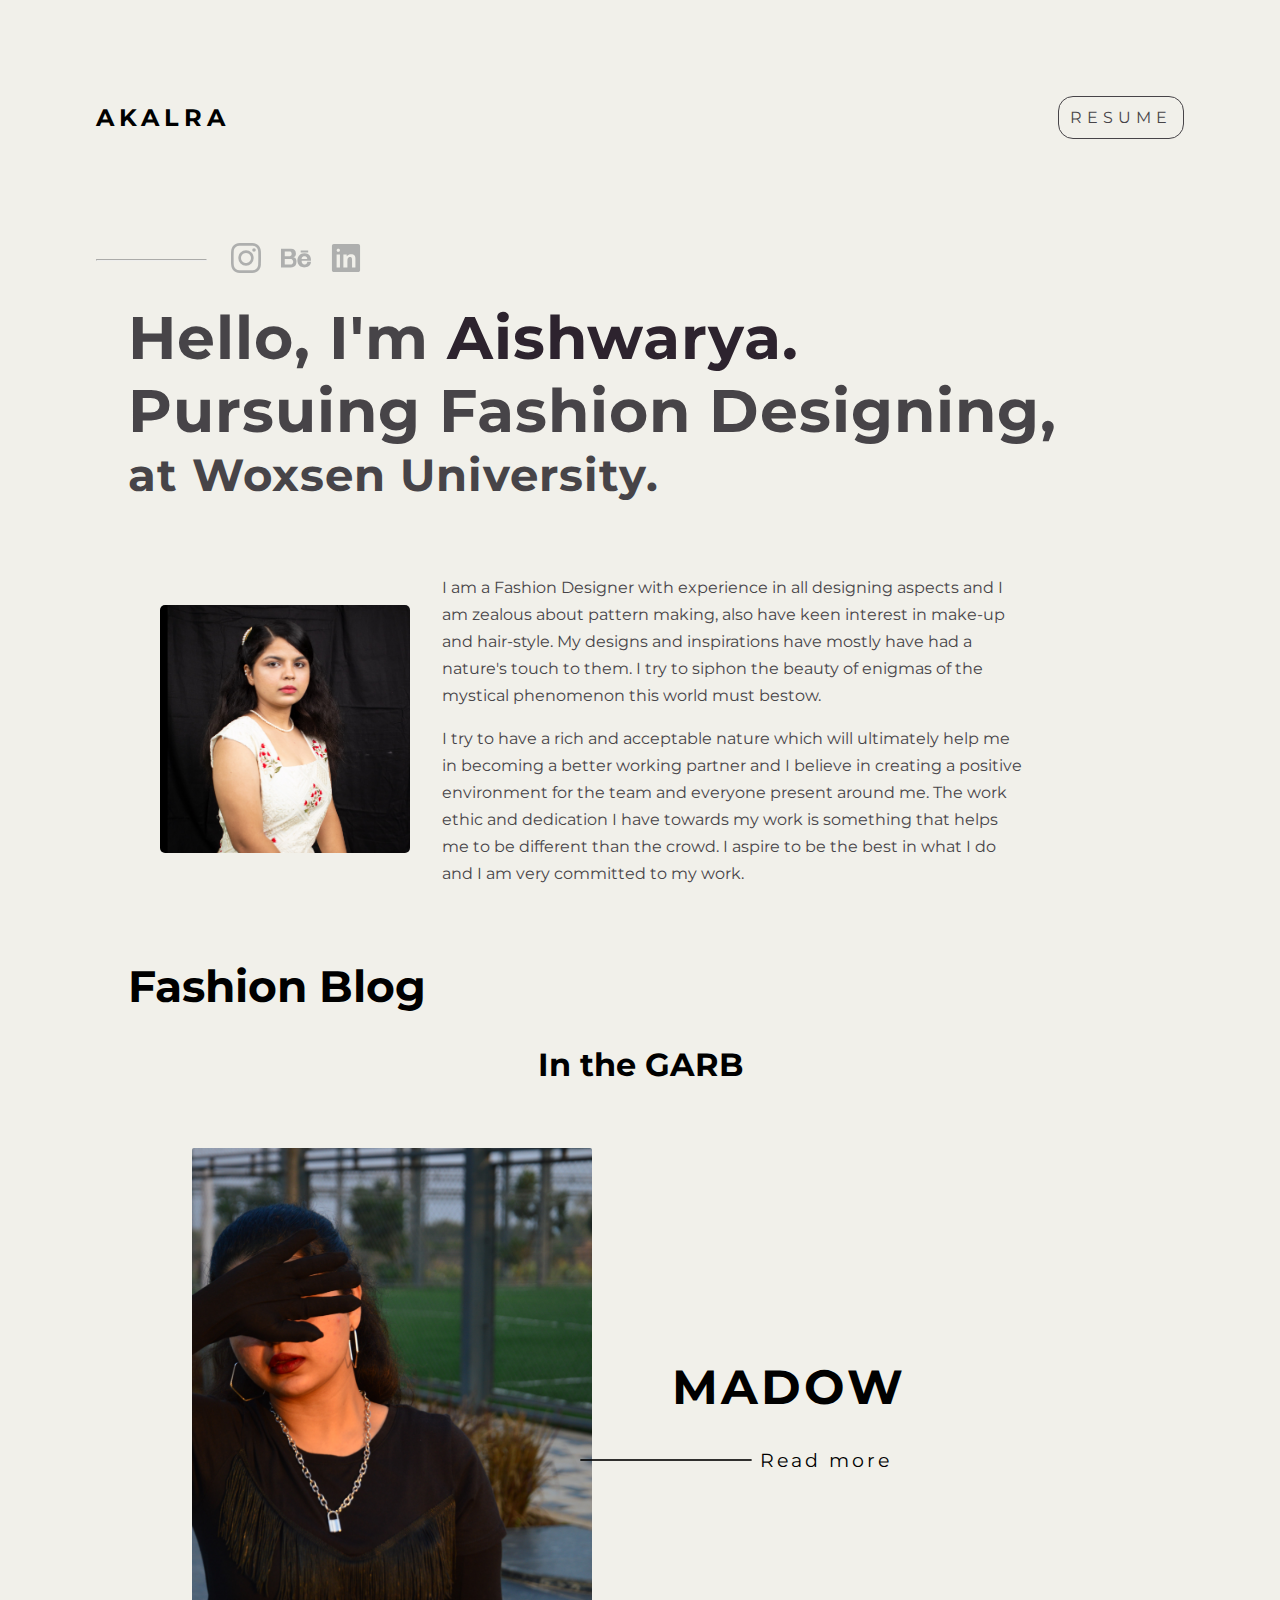
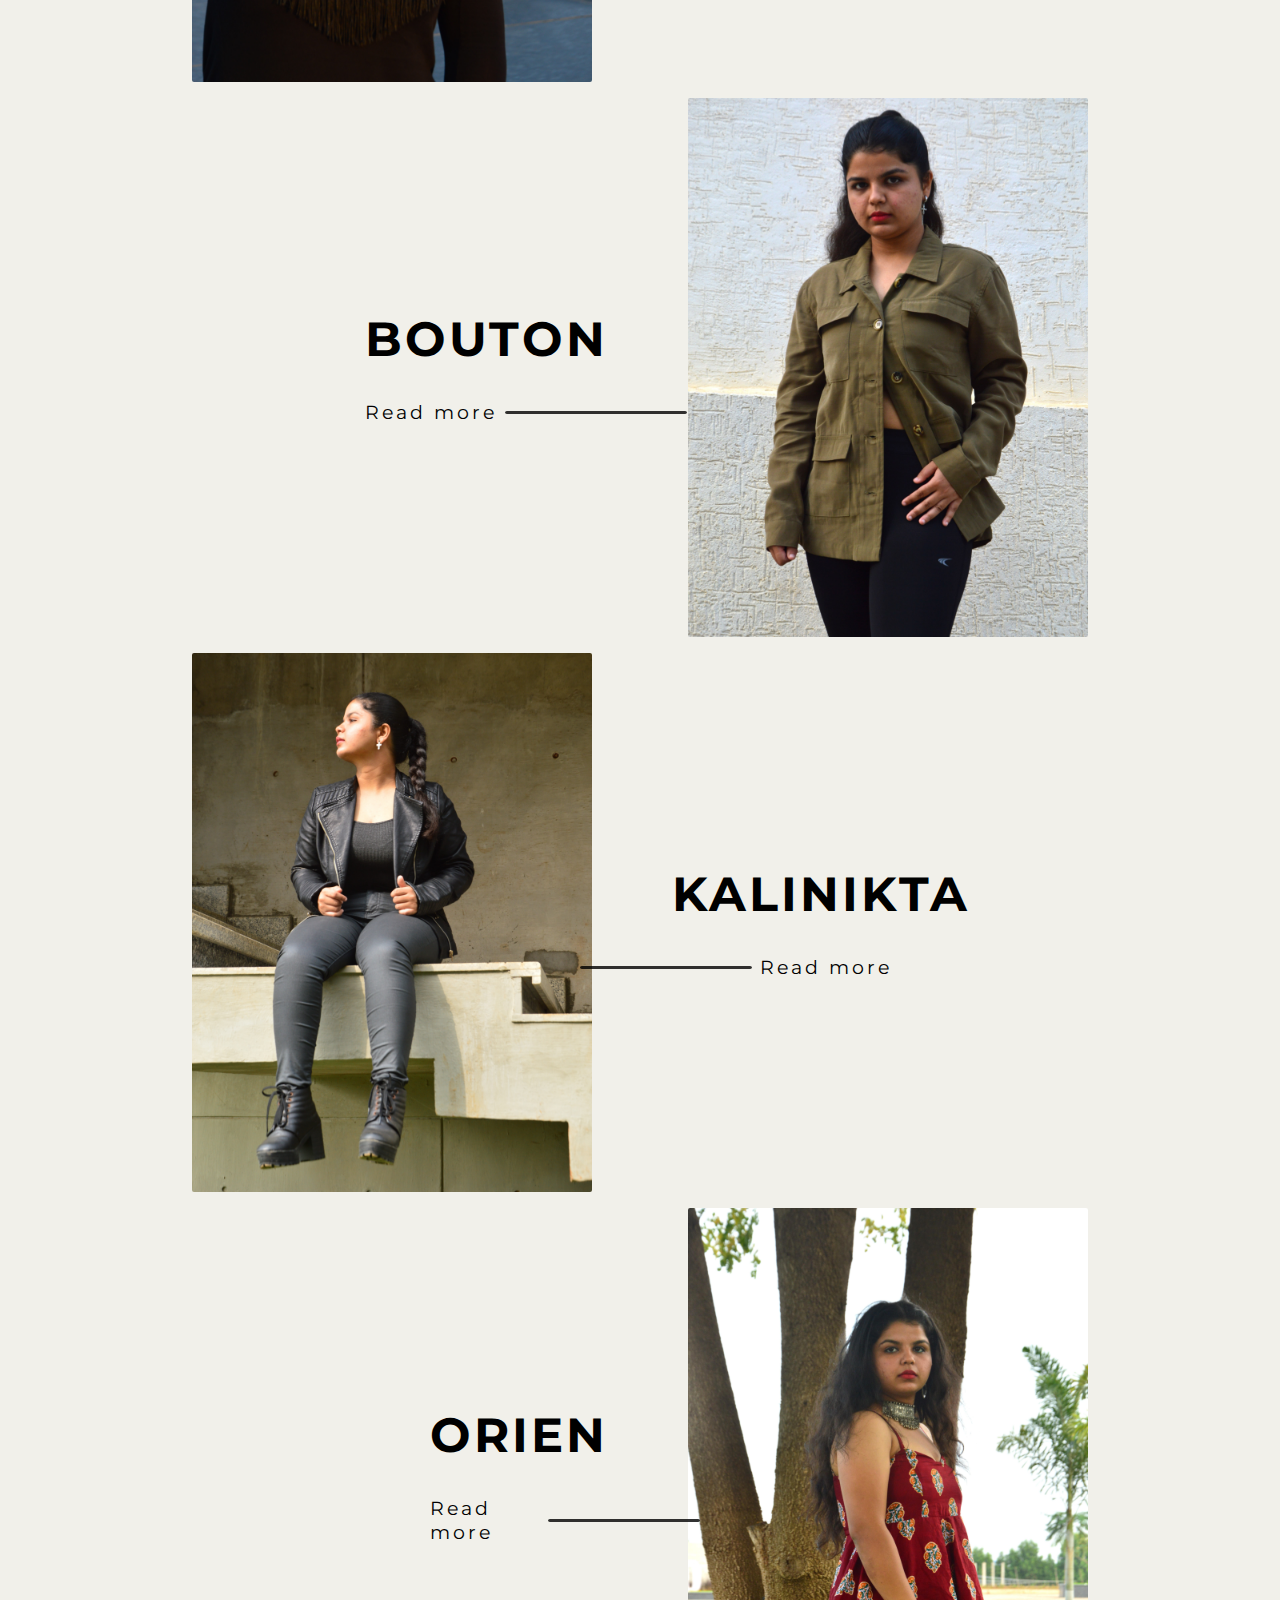
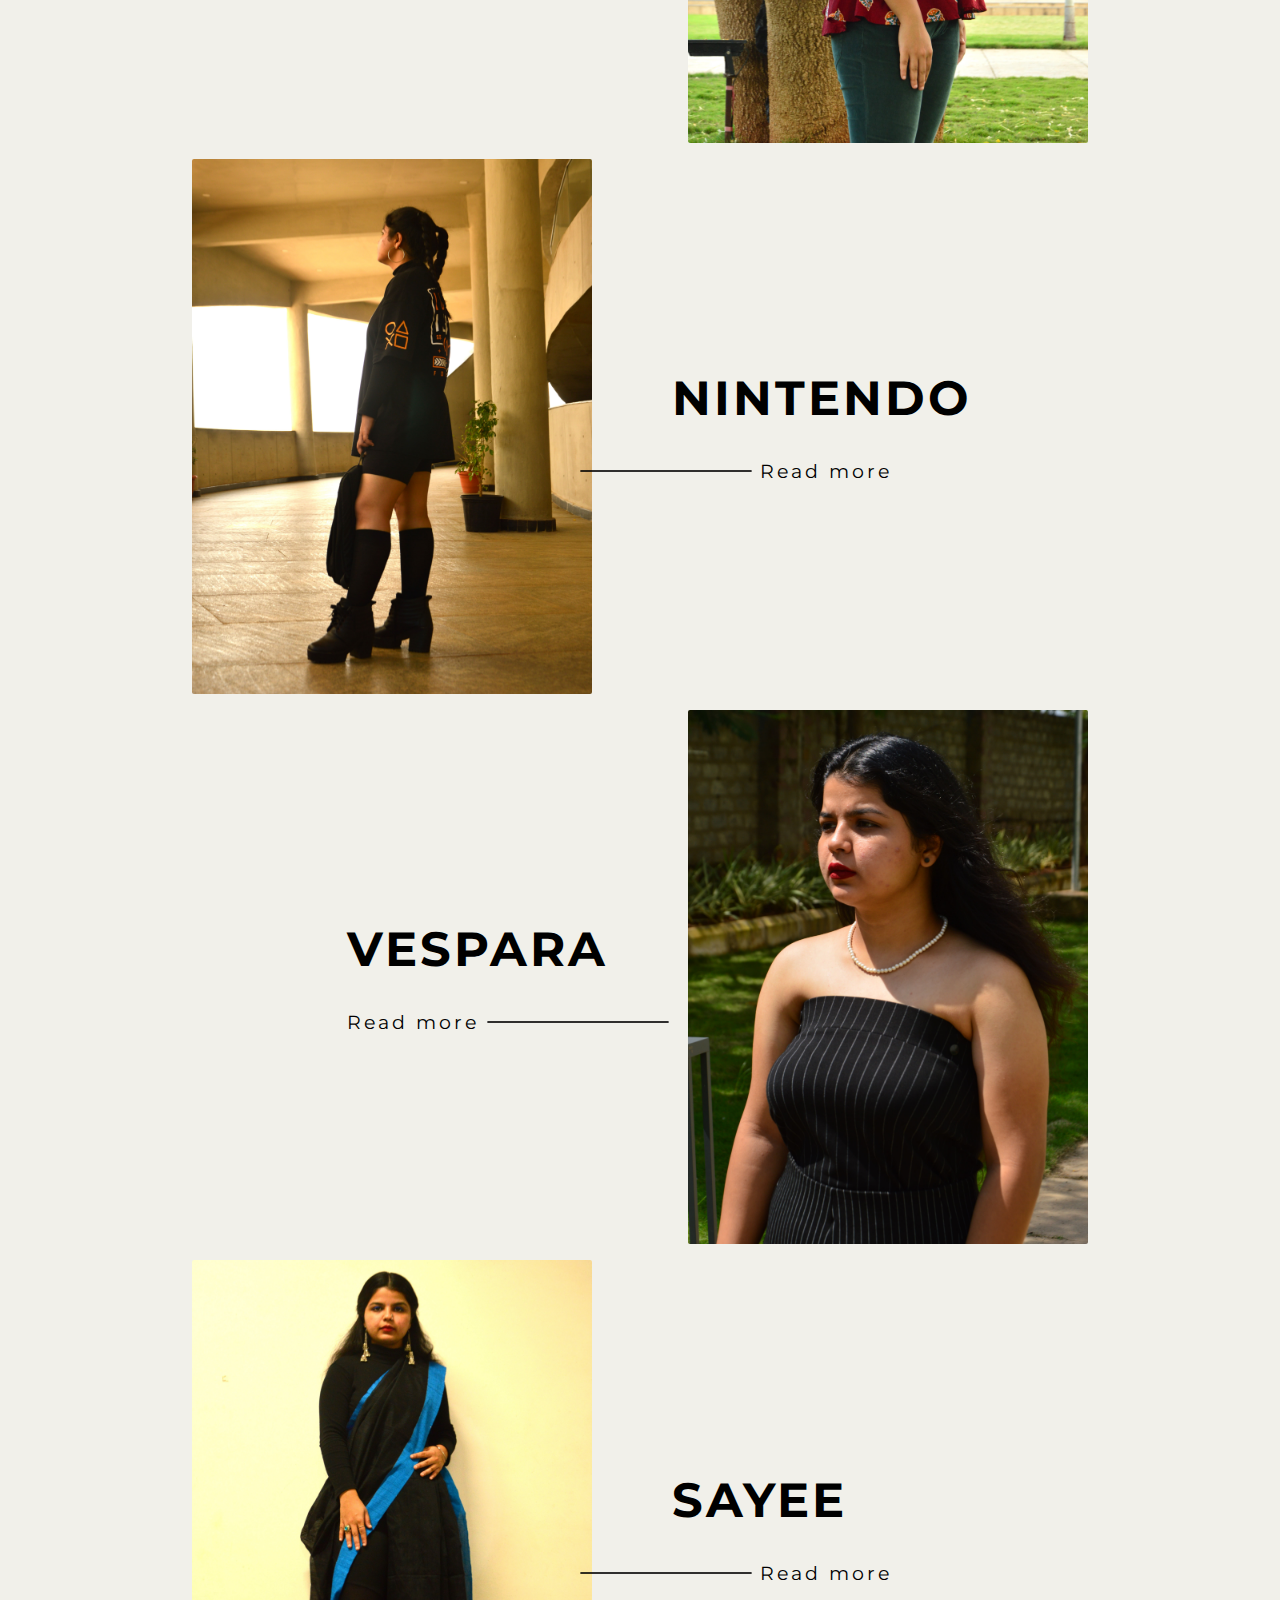
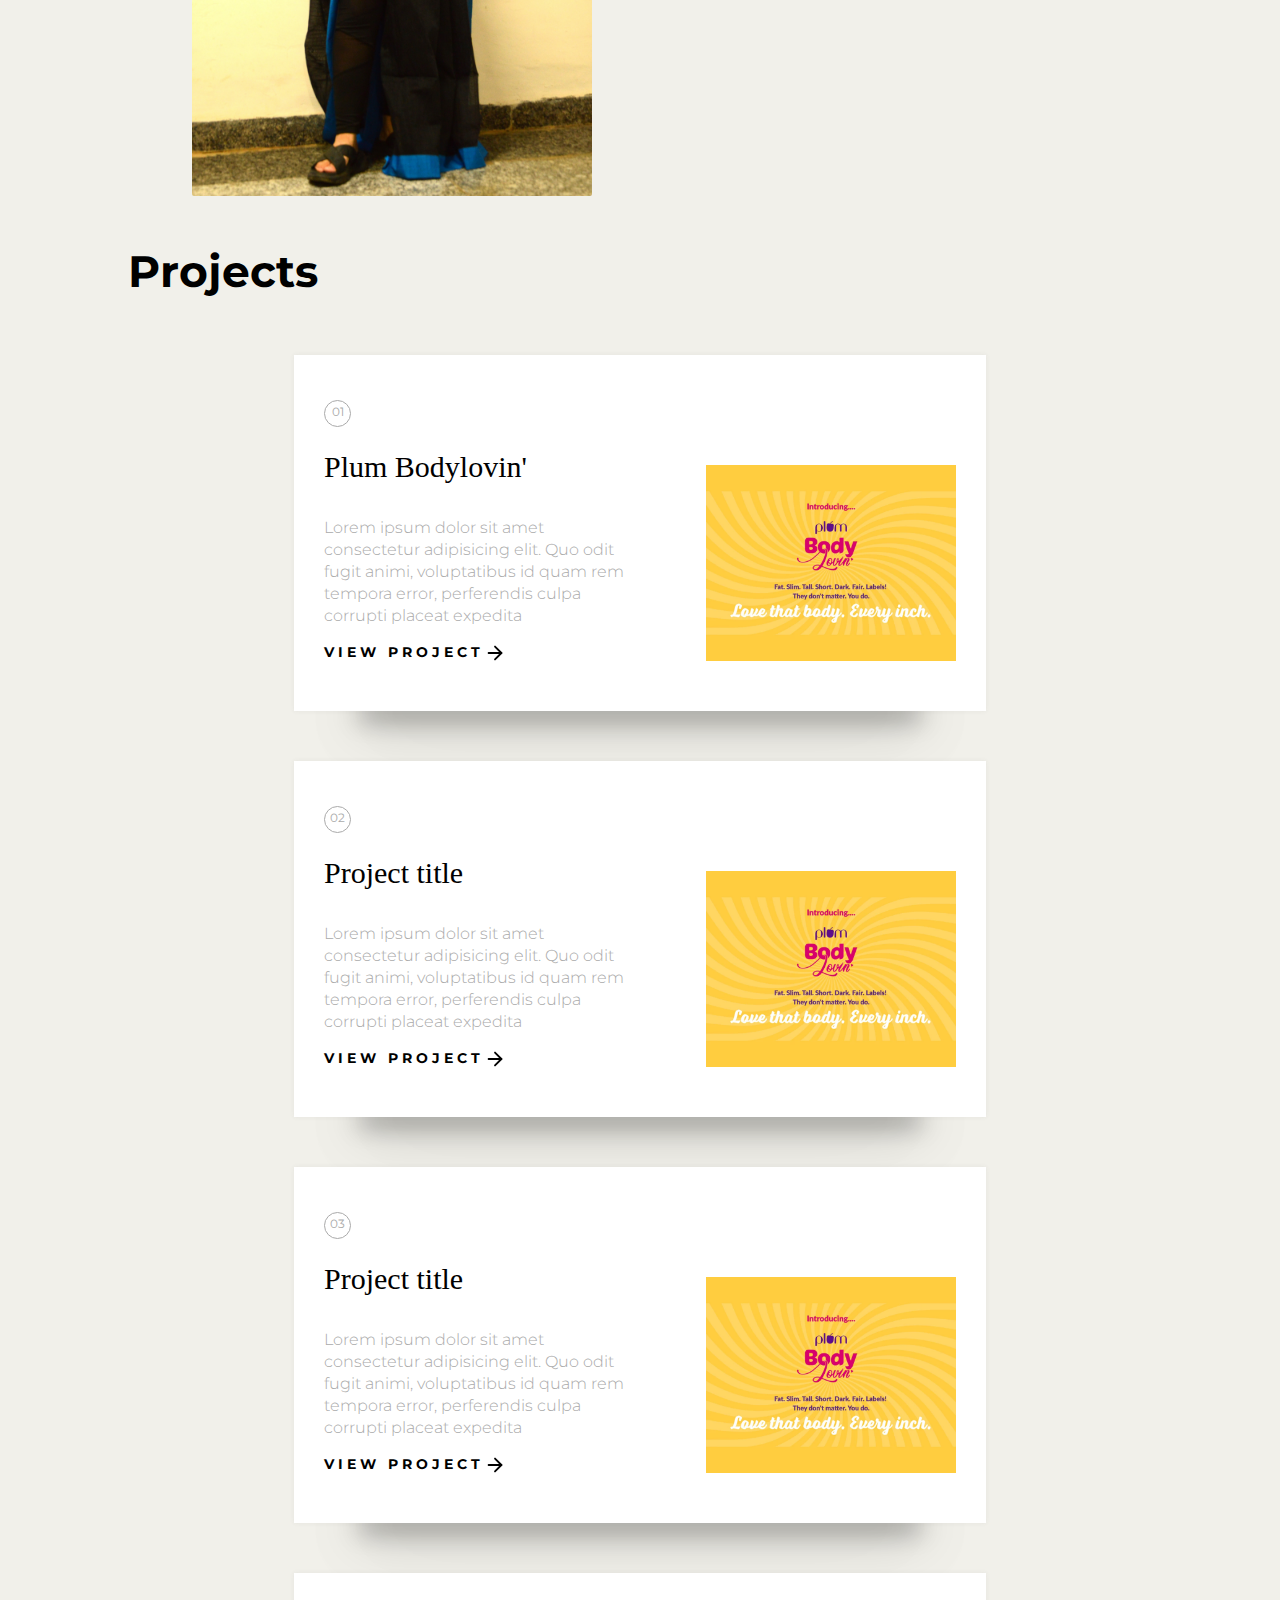
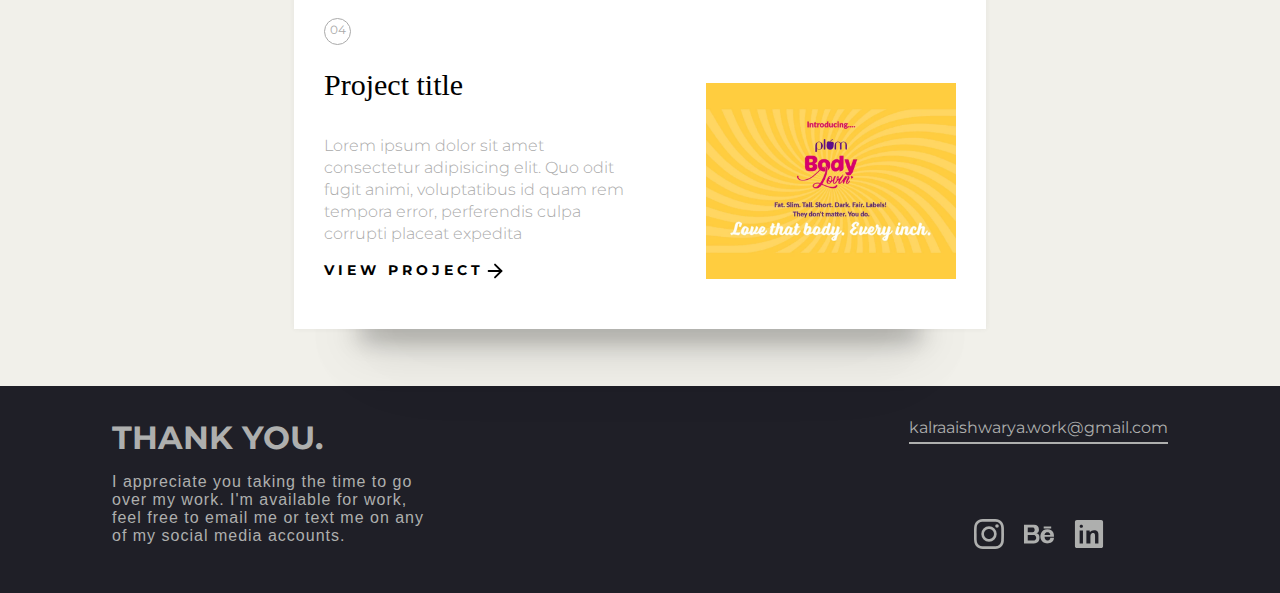
<file: index.html>
<!DOCTYPE html>
<html lang="en">
<head>
    <meta charset="UTF-8">
    <meta http-equiv="X-UA-Compatible" content="IE=edge">
    <meta name="viewport" content="width=device-width, initial-scale=1.0">
    <title>AKALRA</title>
    <link rel="stylesheet" href="style.css">
    <link rel="shortcut icon" href="/Images/needle-favicon-light.png" type="image/x-icon">
</head>
<body>
    <nav class="nav-container">
        <div class="nav-row">
            <h2>AKALRA</h2>
            <a class="cv-button" href="/Images/RESUME.PNG" download="Aishwarya Kalra - resume">RESUME</a>
        </div>
    </nav>

    <section class="section-container">  
        <div class="social-links-row">
            <hr> 
            <div class="social-links">
                <a href="https://www.instagram.com/___.akalra.___/" target="_blank"><img class="icons instagram-dark" src="/Images/instagram-icon.svg" alt="instagram"></a>
                <a href="https://www.behance.net/----Akalra---" target="_blank"><img class="icons behance-dark" src="/Images/behance-icon.svg" alt="behance"></a>
                <a target="_blank" href="https://www.linkedin.com/in/aishwarya-kalra-b1b0a8201/"><img class="icons linkedin-dark" src="/Images/linkedin-icon.svg" alt="linkedin"></a>
            </div>
        </div>
        <div class="heading-text">
            <h1>Hello, I'm <span style="color: #2d232e;">Aishwarya.</span></h1>
            <h1>Pursuing Fashion Designing,</h1>
            <h2>at Woxsen University.</h2>
        </div>
        <div class="hero">
            <div>
                <img class="hero-image" src="/Images/hero-image-min.JPG" alt="">
            </div>
            
            <div>
                <div class="hero-text-column">
                    <p class="hero-text">I am a Fashion Designer with experience in all designing aspects and I am zealous about pattern making, also have keen interest in make-up and hair-style. My designs and inspirations have mostly have had a nature's touch to them. I try to siphon the beauty of enigmas of the mystical phenomenon this world must bestow.</p>
                    <p class="hero-text">I try to have a rich and acceptable nature which will ultimately help me in becoming a better working partner and I believe in creating a positive environment for the team and everyone present around me. The work ethic and dedication I have towards my work is something that helps me to be different than the crowd. I aspire to be the best in what I do and I am very committed to my work.</p>
                </div>
            </div>
            
        </div>
        
    </section>

    <!-- <section class="section-container">
        <div class="section-heading">
            <h1>My Skills</h1>
        </div>
        <div class="skills-text">
            <p>
               <span style="font-style:italic; font-weight:normal;">"Knowledge is not a skill. Knowledge plus ten thousand times is a skill."</span> - Shinichi Suzuki
            </p>
        </div>

        <div class="skills">
            <div class="skills-row">
                <p class="skills-item">● Procreate </p>
                <p class="skills-item">● Photoshop </p>
                <p class="skills-item">● Illustrator</p>
                <p class="skills-item">● Pattern cutting</p>
            </div>
        </div>

        <div class="skills">
            <div class="skills-row">
                <p class="skills-item">● Sewing </p>
                <p class="skills-item">● Teamwork</p>
                <p class="skills-item">● Marketing</p>
            </div>
        </div>
        
    </section> -->

    <section class="section-container">
        <div class="section-heading">
            <h1>Fashion Blog</h1>
            <p class="blog-heading-major">In the GARB</p>
        </div>

        <div class="blog-container">
            <div class="blog">
                <img class="blog-cover-image" src="/Images/New covers/1.JPG" alt="blog cover image">

                <div class="blog-cta-text">
                    <h2 class="blog-heading">
                        MADOW
                    </h2>
                    <div class="read-more-row">
                        <hr  class="read-more-line">
                        <a class="read-more-button hover-underline-animation" href="/blog-1.html">Read more</a>
                    </div>
                    
                </div>
                
            </div>

            <div class="blog-flip">
                

                <div class="blog-cta-text">
                    <h2 class="blog-heading-flip">
                        BOUTON
                    </h2>
                    <div class="read-more-row">
                        
                        <a class="read-more-button flip hover-underline-animation" href="/blog-2.html">Read more</a>

                        <hr  class="read-more-line-flip">
                    </div>
                    
                </div>

                <img class="blog-cover-image" src="/Images/New covers/2.JPG" alt="blog cover image">
                
            </div>

            <div class="blog">
                <img class="blog-cover-image" src="/Images/New covers/3.JPG" alt="blog cover image">

                <div class="blog-cta-text">
                    <h2 class="blog-heading">
                        KALINIKTA
                    </h2>
                    <div class="read-more-row">
                        <hr  class="read-more-line">
                        <a class="read-more-button hover-underline-animation" href="/blog-3.html">Read more</a>
                    </div>
                    
                </div>
                
            </div>

            <div class="blog-flip">
                

                <div class="blog-cta-text">
                    <h2 class="blog-heading-flip">
                        ORIEN
                    </h2>
                    <div class="read-more-row">
                        
                        <a class="read-more-button flip hover-underline-animation" href="/blog-4.html">Read more</a>

                        <hr  class="read-more-line-flip">
                    </div>
                    
                </div>

                <img class="blog-cover-image" src="/Images/New covers/4.JPG" alt="blog cover image">
                
            </div>

            <div class="blog">
                <img class="blog-cover-image" src="/Images/New covers/5.JPG" alt="blog cover image">

                <div class="blog-cta-text">
                    <h2 class="blog-heading">
                        NINTENDO
                    </h2>
                    <div class="read-more-row">
                        <hr  class="read-more-line">
                        <a class="read-more-button hover-underline-animation" href="/blog-5.html">Read more</a>
                    </div>
                    
                </div>
                
            </div>

            <div class="blog-flip">
                

                <div class="blog-cta-text">
                    <h2 class="blog-heading-flip">
                        VESPARA
                    </h2>
                    <div class="read-more-row">
                        
                        <a class="read-more-button flip hover-underline-animation" href="/blog-6.html">Read more</a>

                        <hr  class="read-more-line-flip">
                    </div>
                    
                </div>

                <img class="blog-cover-image" src="/Images/New covers/6.JPG" alt="blog cover image">
                
            </div>

            <div class="blog">
                <img class="blog-cover-image" src="/Images/New covers/7.JPG" alt="blog cover image">

                <div class="blog-cta-text">
                    <h2 class="blog-heading">
                        SAYEE
                    </h2>
                    <div class="read-more-row">
                        <hr  class="read-more-line">
                        <a class="read-more-button hover-underline-animation" href="/blog-7.html">Read more</a>
                    </div>
                    
                </div>
                
            </div>
            
        </div>

    </section>

    <section class="section-container">
        <div class="section-heading">
            <h1>Projects</h1>
        </div>
        <!-- PROJECT ROW 1 -->
        <div class="project-row">
            <!-- PROJECT-1 -->
            <div class="card-container" id="project-card-1
            ">
                <div class="card u-clearfix">
                  <div class="card-body">
                    <span class="card-number card-circle subtle">01</span>
                    <h2 class="card-title">Plum Bodylovin'</h2>
                    <span class="card-description subtle">Lorem ipsum dolor sit amet consectetur adipisicing elit. Quo odit fugit animi, voluptatibus id quam rem tempora error, perferendis culpa corrupti placeat expedita </span>
                    <div class="card-read"><a class="card-read" href="/project-1.html">View Project<span><img class="right-arrow" src="/Images/right-arrow-icon.svg" alt=""></span></a></div>
                    
                  </div>
                  <img src="/Images/akalra-project-1.jpg" alt="" class="card-media" />
                </div>
                <div class="card-shadow"></div>
              </div>

              <!-- PROJECT-2 -->
              <div class="card-container">
                <div class="card u-clearfix">
                  <div class="card-body">
                    <span class="card-number card-circle subtle">02</span>
                    <h2 class="card-title">Project title</h2>
                    <span class="card-description subtle">Lorem ipsum dolor sit amet consectetur adipisicing elit. Quo odit fugit animi, voluptatibus id quam rem tempora error, perferendis culpa corrupti placeat expedita </span>
                    <div class="card-read"><a class="card-read" href="">View Project<span><img class="right-arrow" src="/Images/right-arrow-icon.svg" alt=""></span></a></div>
                    
                  </div>
                  <img src="/Images/akalra-project-1.jpg" alt="" class="card-media" />
                </div>
                <div class="card-shadow"></div>
              </div>
        </div>

        <!-- PROJECT ROW 2 -->
        <div class="project-row">
            <!-- PROJECT-3 -->
            <div class="card-container" id="project-card-1
            ">
                <div class="card u-clearfix">
                  <div class="card-body">
                    <span class="card-number card-circle subtle">03</span>
                    <h2 class="card-title">Project title</h2>
                    <span class="card-description subtle">Lorem ipsum dolor sit amet consectetur adipisicing elit. Quo odit fugit animi, voluptatibus id quam rem tempora error, perferendis culpa corrupti placeat expedita </span>
                    <div class="card-read"><a class="card-read" href="/project-1.html">View Project<span><img class="right-arrow" src="/Images/right-arrow-icon.svg" alt=""></span></a></div>
                    
                  </div>
                  <img src="/Images/akalra-project-1.jpg" alt="" class="card-media" />
                </div>
                <div class="card-shadow"></div>
              </div>

              <!-- PROJECT-4 -->
              <div class="card-container">
                <div class="card u-clearfix">
                  <div class="card-body">
                    <span class="card-number card-circle subtle">04</span>
                    <h2 class="card-title">Project title</h2>
                    <span class="card-description subtle">Lorem ipsum dolor sit amet consectetur adipisicing elit. Quo odit fugit animi, voluptatibus id quam rem tempora error, perferendis culpa corrupti placeat expedita </span>
                    <div class="card-read"><a class="card-read" href="">View Project<span><img class="right-arrow" src="/Images/right-arrow-icon.svg" alt=""></span></a></div>
                    
                  </div>
                  <img src="/Images/akalra-project-1.jpg" alt="" class="card-media" />
                </div>
                <div class="card-shadow"></div>
              </div>
        </div>
        
    </section>

    <footer class="footer">
        <div class="footer-row">
            <div class="cta">
                <h1>THANK YOU.</h1>
                <div>
                    <p class="cta-text">I appreciate you taking the time to go over my work. I'm available for work, feel free to email me or text me on any of my social media accounts.</p>
                </div>
            </div>
            

            <div class="footer-links">
                
                <div class="email">
                    <a href="kalraaishwarya.work@gmail.com">kalraaishwarya.work@gmail.com</a>
                </div>

                    


                <div class="socials">
                    <a href="https://www.instagram.com/___.akalra.___/" target="_blank"><img class="icons instagram-light" src="/Images/instagram-icon.svg" alt="instagram"></a>
                    <a href="https://www.behance.net/----Akalra---" target="_blank"><img class="icons behance-light" src="/Images/behance-icon.svg" alt="behance"></a>
                    <a target="_blank" href="https://www.linkedin.com/in/aishwarya-kalra-b1b0a8201/"><img class="icons linkedin-light" src="/Images/linkedin-icon.svg" alt="linkedin"></a>
                </div>

               
            </div>
        </div>
    </footer>

    <script src="app.js"></script>
</body>
</html>
</file>
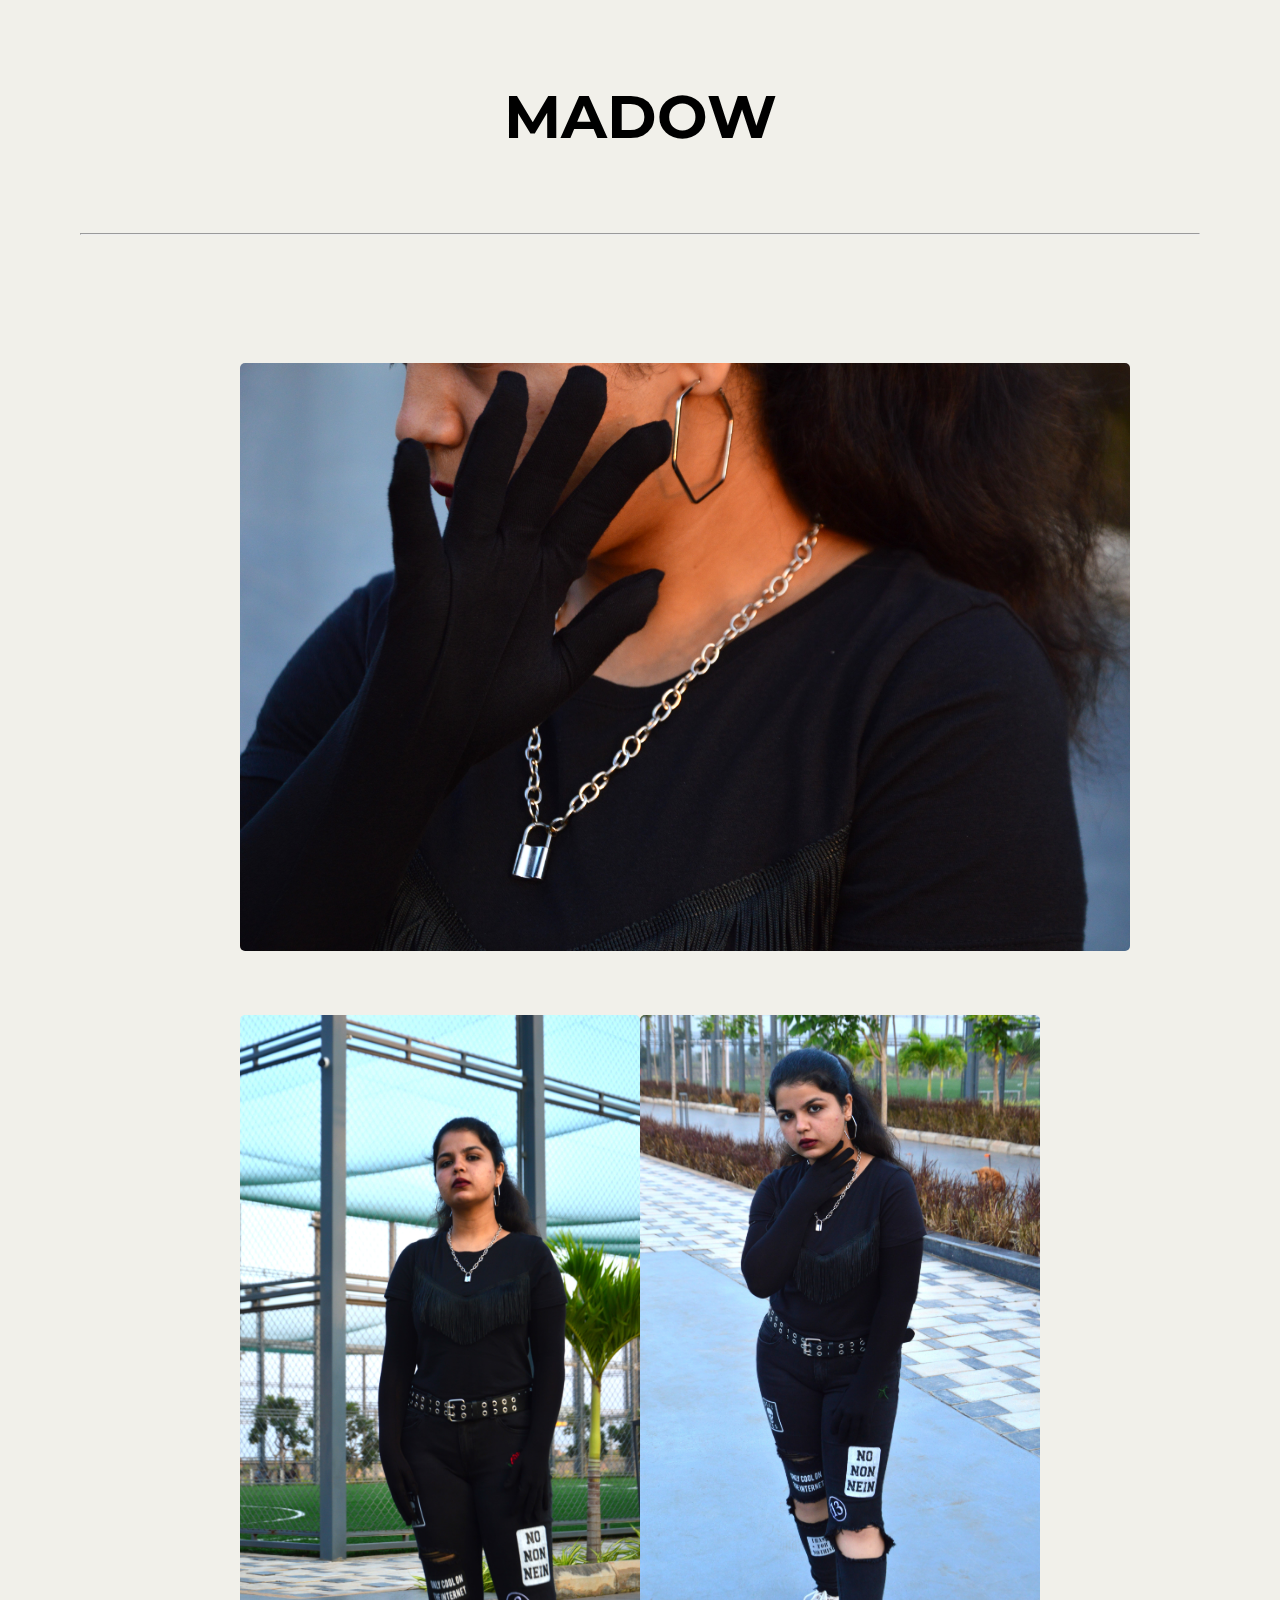
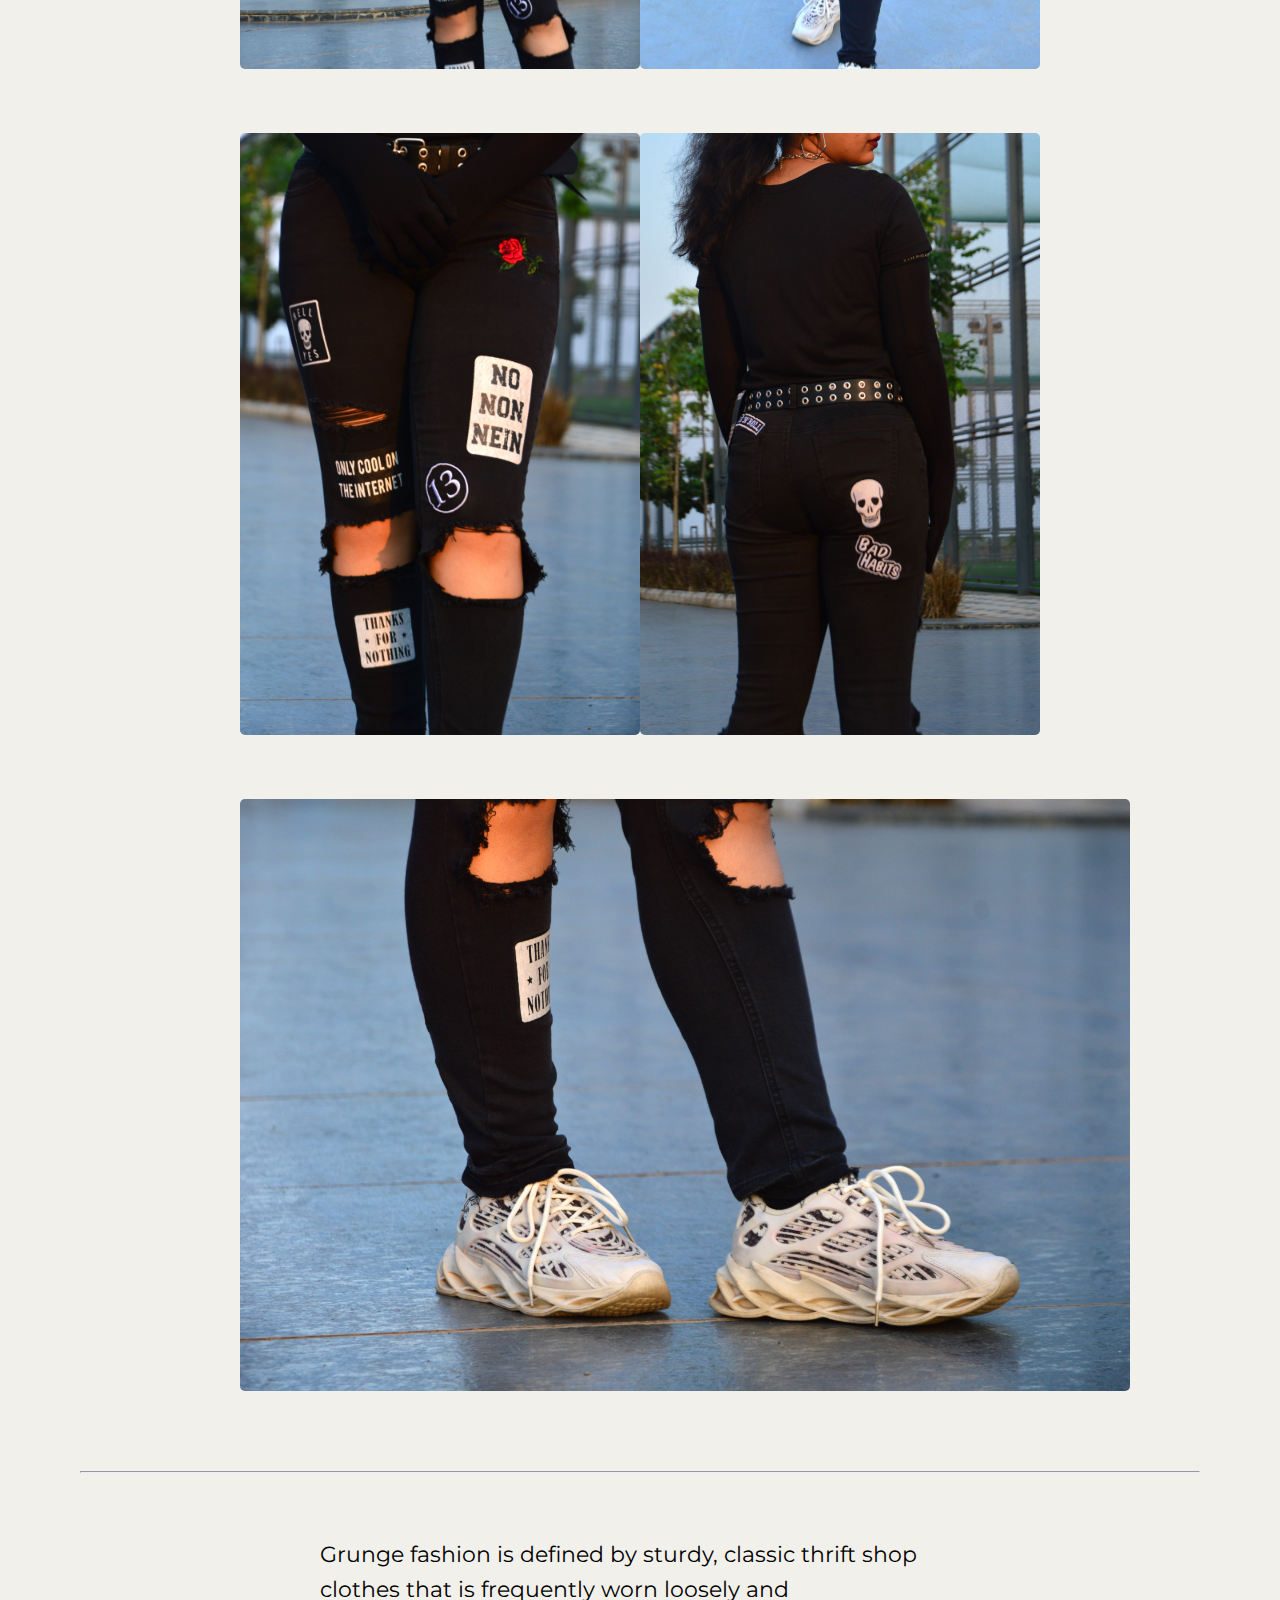
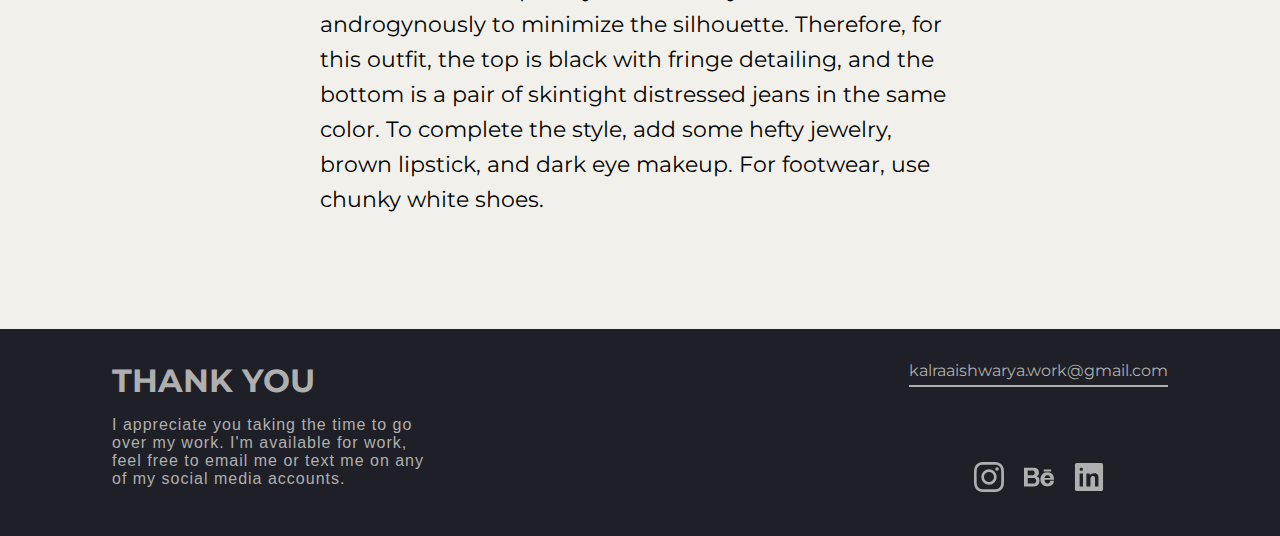
<file: blog-1.html>
<!DOCTYPE html>
<html lang="en">
<head>
    <meta charset="UTF-8">
    <meta http-equiv="X-UA-Compatible" content="IE=edge">
    <meta name="viewport" content="width=device-width, initial-scale=1.0">
    <title>In the GARB | MADOW</title>
    <link rel="stylesheet" href="blogs.css">
</head>
<body>
    
    <section class="container"> 
        <h1 class="title">MADOW</h1>
        <hr>
        <div class="images-column">

        </div>
        <div class="images-container">
            <img class="image-landscape" src="/Images/blog-1/1-min.JPG" alt="">
        </div>
        <div class="images-container">
            <img class="img-portrait" src="/Images/blog-1/2-min.JPG" alt="">
            <img class="img-portrait" src="/Images/blog-1/3-min.JPG" alt="">
        </div>
        <div class="images-container">
            <img class="img-portrait" src="/Images/blog-1/4-min.JPG" alt="">
            <img class="img-portrait" src="/Images/blog-1/5-min.JPG" alt="">
        </div>

        <div class="images-container">
            <img class="image-landscape" src="/Images/blog-1/6-min.JPG" alt="">
        </div>

        <hr>

        <div class="text-container">
            <p>Grunge fashion is defined by sturdy, classic thrift shop clothes that is frequently worn loosely and androgynously to minimize the silhouette. Therefore, for this outfit, the top is black with fringe detailing, and the bottom is a pair of skintight distressed jeans in the same color. To complete the style, add some hefty jewelry, brown lipstick, and dark eye makeup. For footwear, use chunky white shoes.</p>
        </div>
        

    </section>

    <footer class="footer">
        <div class="footer-row">
            <div class="cta">
                <h1>THANK YOU</h1>
                <div>
                    <p class="cta-text">I appreciate you taking the time to go over my work. I'm available for work, feel free to email me or text me on any of my social media accounts.</p>
                </div>
            </div>
            

            <div class="footer-links">
                
                <div class="email">
                    <a href="kalraaishwarya.work@gmail.com">kalraaishwarya.work@gmail.com</a>
                </div>

                    


                <div class="socials">
                    <a href="https://www.instagram.com/___.akalra.___/" target="_blank"><img class="icons instagram-light" src="/Images/instagram-icon.svg" alt="instagram"></a>
                    <a href="https://www.behance.net/----Akalra---" target="_blank"><img class="icons behance-light" src="/Images/behance-icon.svg" alt="behance"></a>
                    <a target="_blank" href="https://www.linkedin.com/in/aishwarya-kalra-b1b0a8201/"><img class="icons linkedin-light" src="/Images/linkedin-icon.svg" alt="linkedin"></a>
                </div>

               
            </div>
        </div>
    </footer>
    
</body>
</html>
</file>
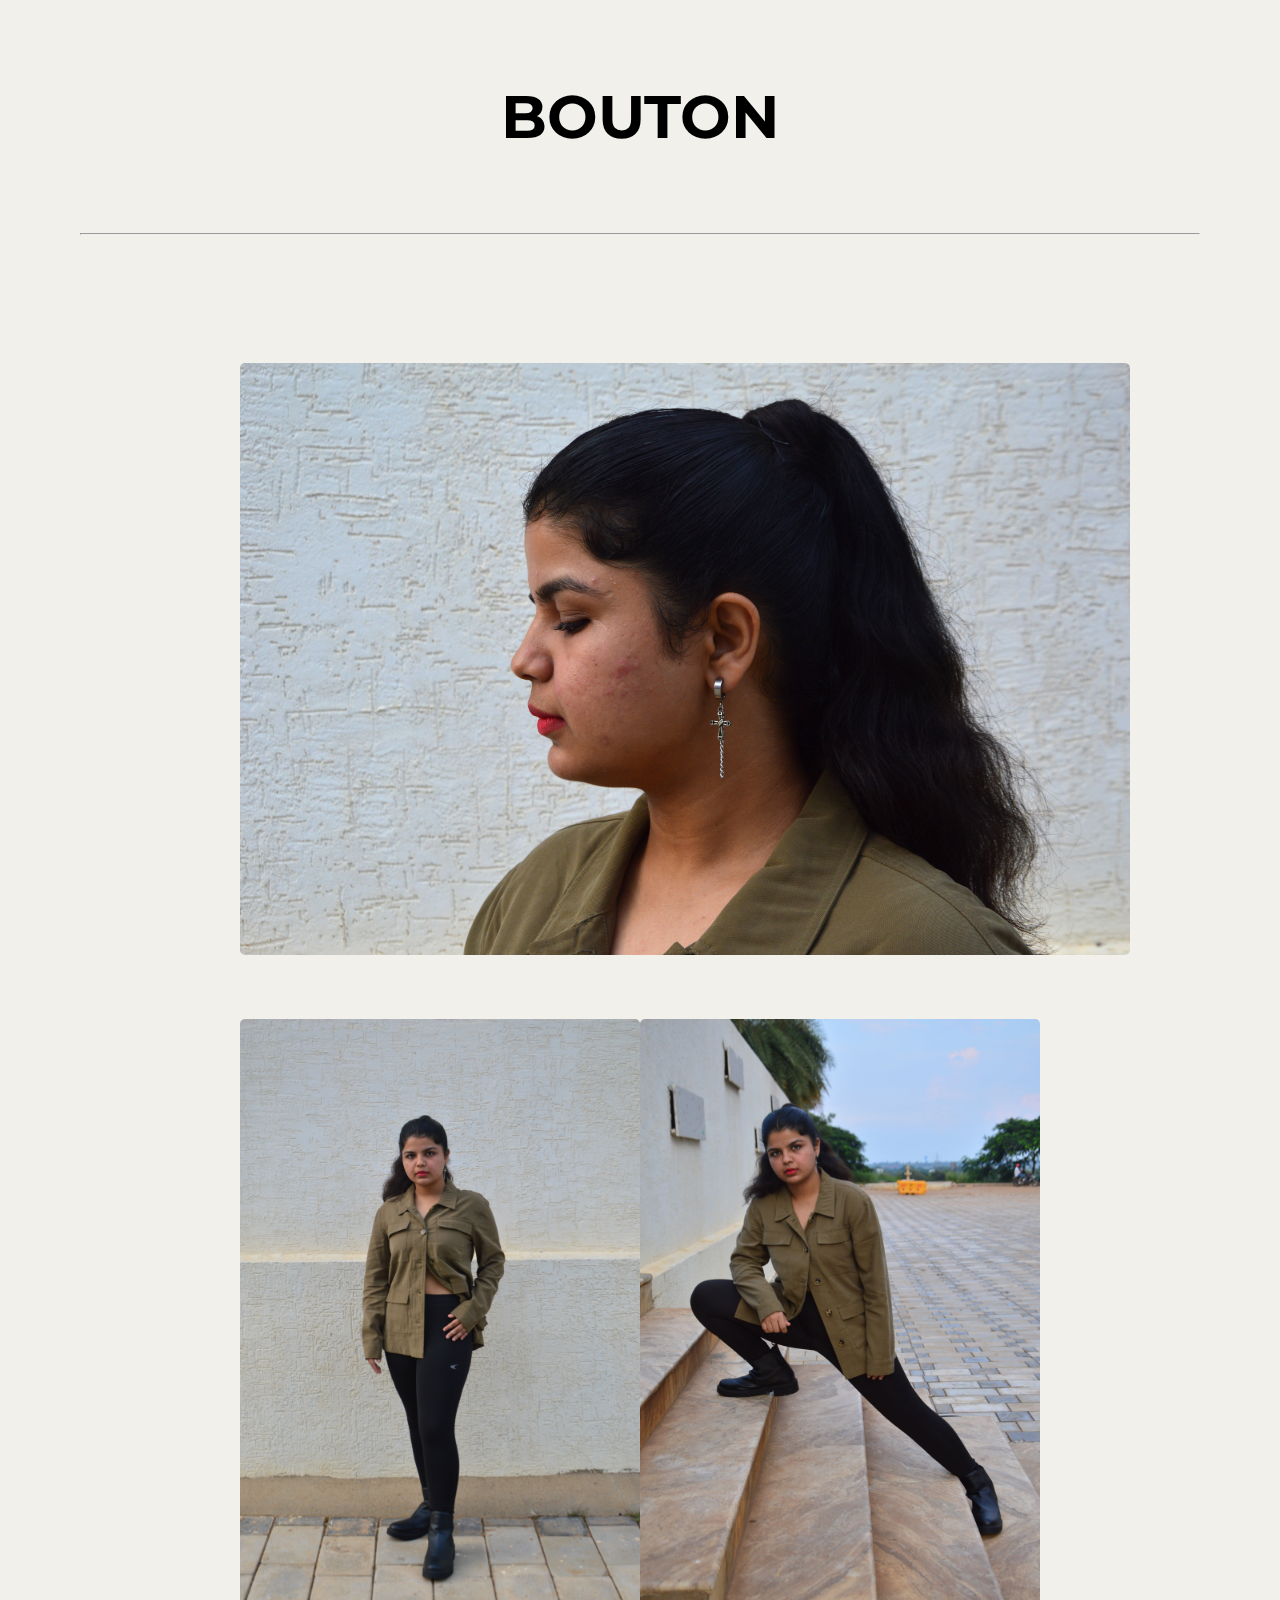
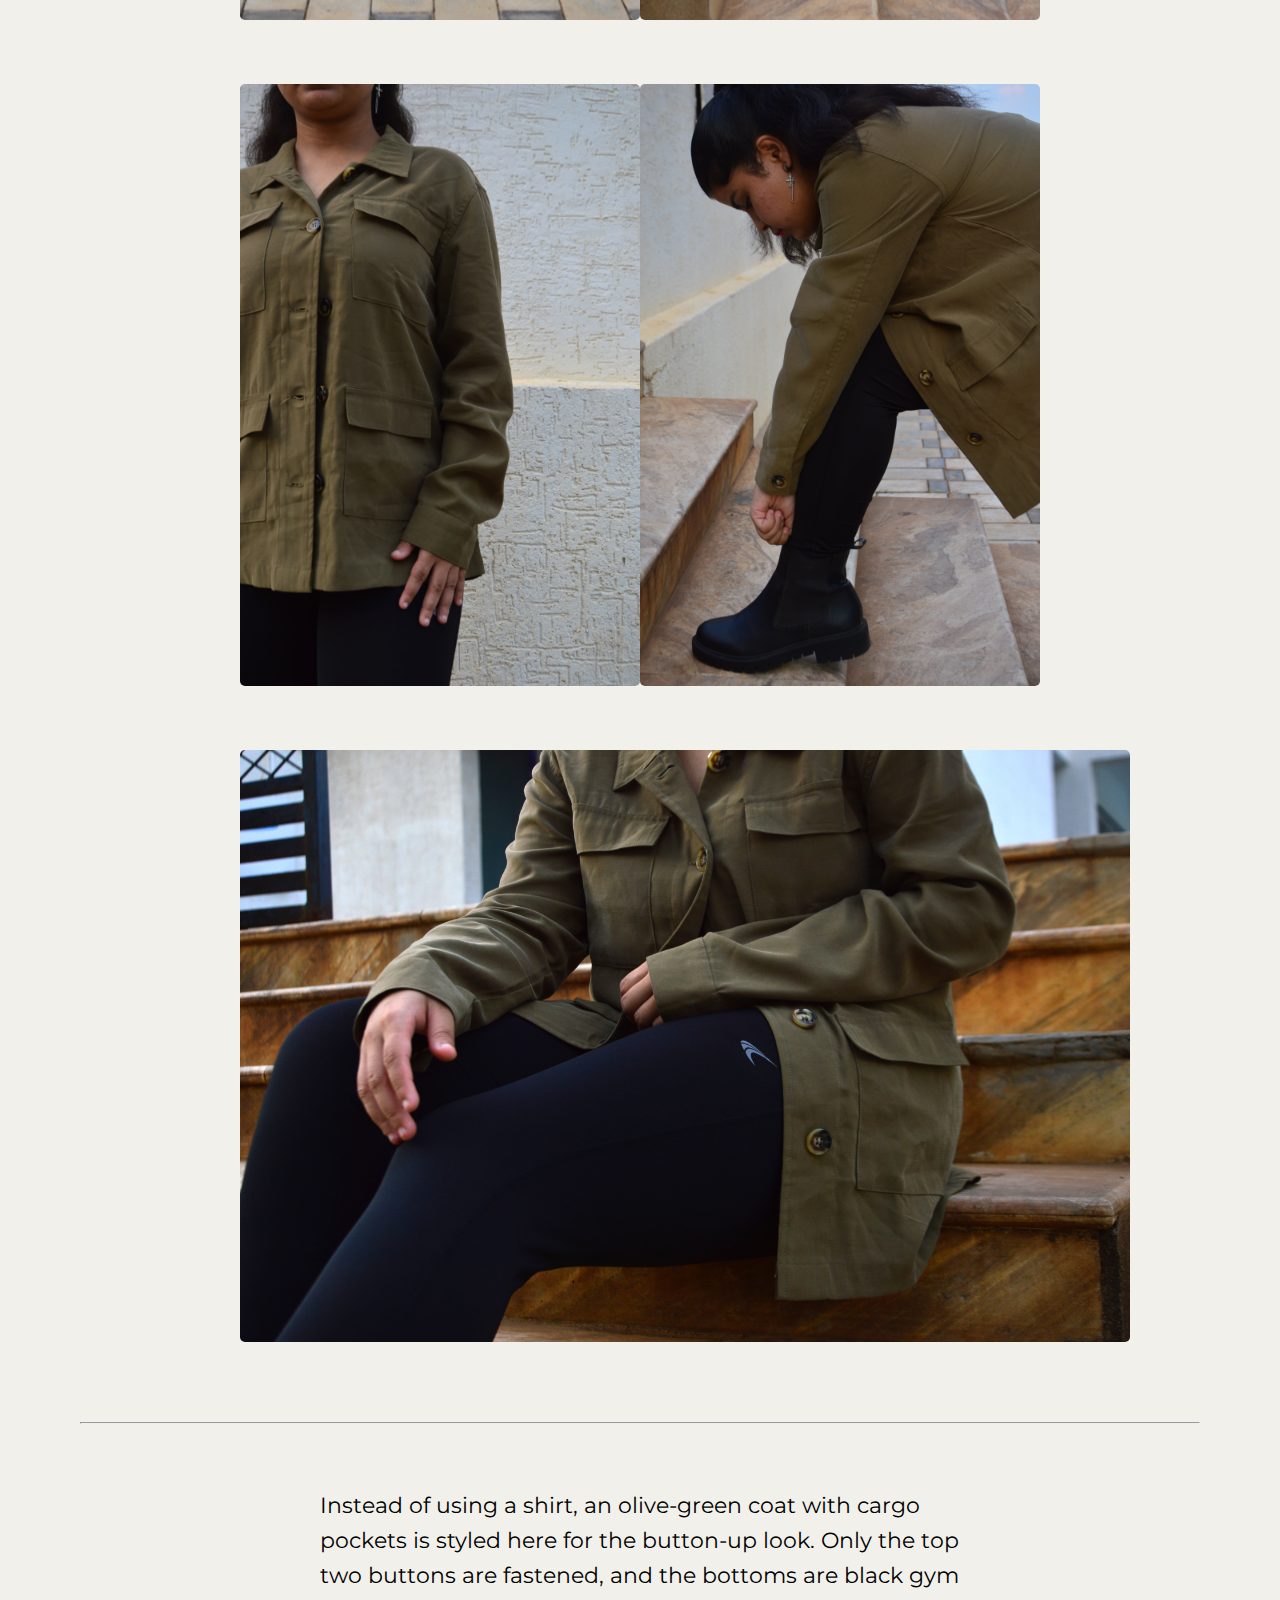
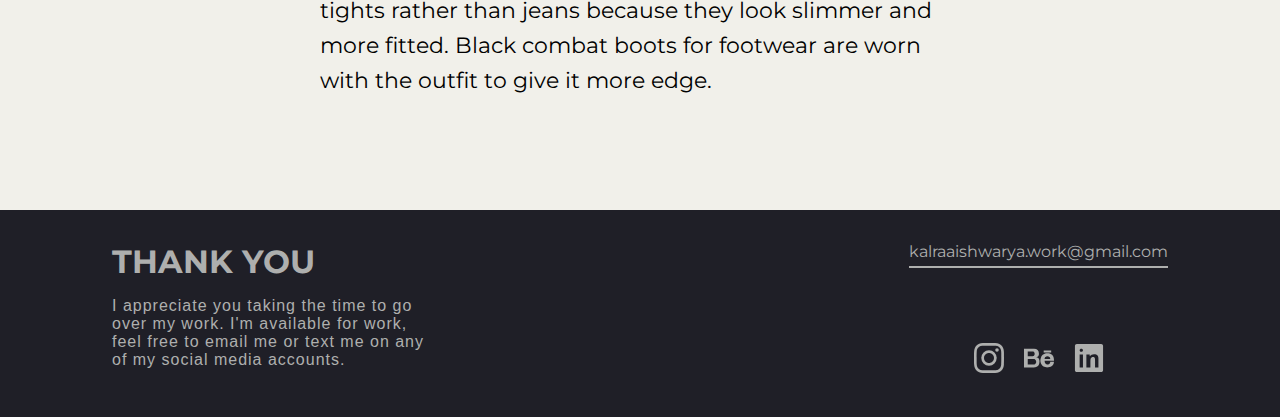
<file: blog-2.html>
<!DOCTYPE html>
<html lang="en">
<head>
    <meta charset="UTF-8">
    <meta http-equiv="X-UA-Compatible" content="IE=edge">
    <meta name="viewport" content="width=device-width, initial-scale=1.0">
    <title>In the GARB | BOUTON</title>
    <link rel="stylesheet" href="blogs.css">
</head>
<body>
    
    <section class="container"> 
        <h1 class="title">BOUTON</h1>
        <hr>
        <div class="images-column">

        </div>
        <div class="images-container">
            <img class="image-landscape" src="/Images/blog-2/1-min.JPG" alt="">
        </div>
        <div class="images-container">
            <img class="img-portrait" src="/Images/blog-2/2-min.JPG" alt="">
            <img class="img-portrait" src="/Images/blog-2/3-min.JPG" alt="">
        </div>
        <div class="images-container">
            <img class="img-portrait" src="/Images/blog-2/4-min.JPG" alt="">
            <img class="img-portrait" src="/Images/blog-2/5-min.JPG" alt="">
        </div>

        <div class="images-container">
            <img class="image-landscape" src="/Images/blog-2/6-min.JPG" alt="">
        </div>

        <hr>

        <div class="text-container">
            <p>Instead of using a shirt, an olive-green coat with cargo pockets is styled here for the button-up look. Only the top two buttons are fastened, and the bottoms are black gym tights rather than jeans because they look slimmer and more fitted. Black combat boots for footwear are worn with the outfit to give it more edge.</p>
        </div>
        

    </section>

    <footer class="footer">
        <div class="footer-row">
            <div class="cta">
                <h1>THANK YOU</h1>
                <div>
                    <p class="cta-text">I appreciate you taking the time to go over my work. I'm available for work, feel free to email me or text me on any of my social media accounts.</p>
                </div>
            </div>
            

            <div class="footer-links">
                
                <div class="email">
                    <a href="kalraaishwarya.work@gmail.com">kalraaishwarya.work@gmail.com</a>
                </div>

                    


                <div class="socials">
                    <a href="https://www.instagram.com/___.akalra.___/" target="_blank"><img class="icons instagram-light" src="/Images/instagram-icon.svg" alt="instagram"></a>
                    <a href="https://www.behance.net/----Akalra---" target="_blank"><img class="icons behance-light" src="/Images/behance-icon.svg" alt="behance"></a>
                    <a target="_blank" href="https://www.linkedin.com/in/aishwarya-kalra-b1b0a8201/"><img class="icons linkedin-light" src="/Images/linkedin-icon.svg" alt="linkedin"></a>
                </div>

               
            </div>
        </div>
    </footer>
    
</body>
</html>
</file>
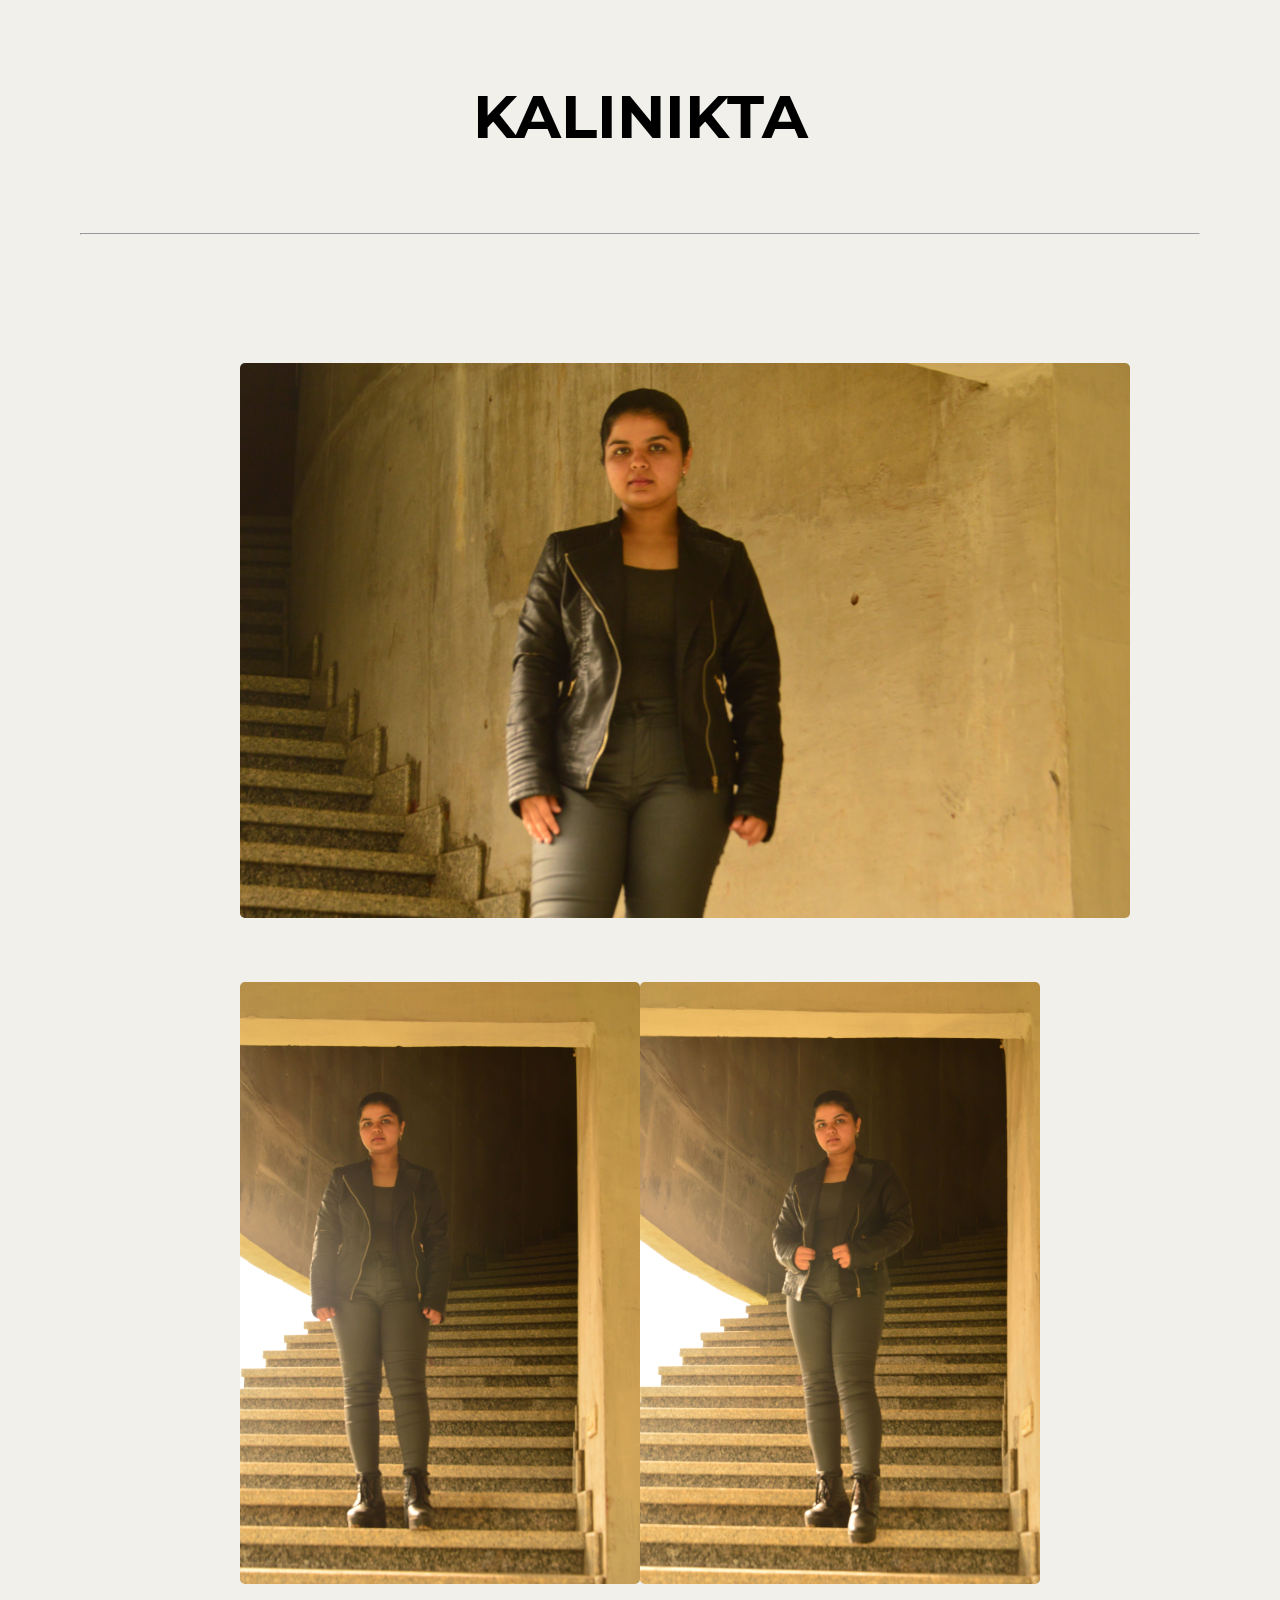
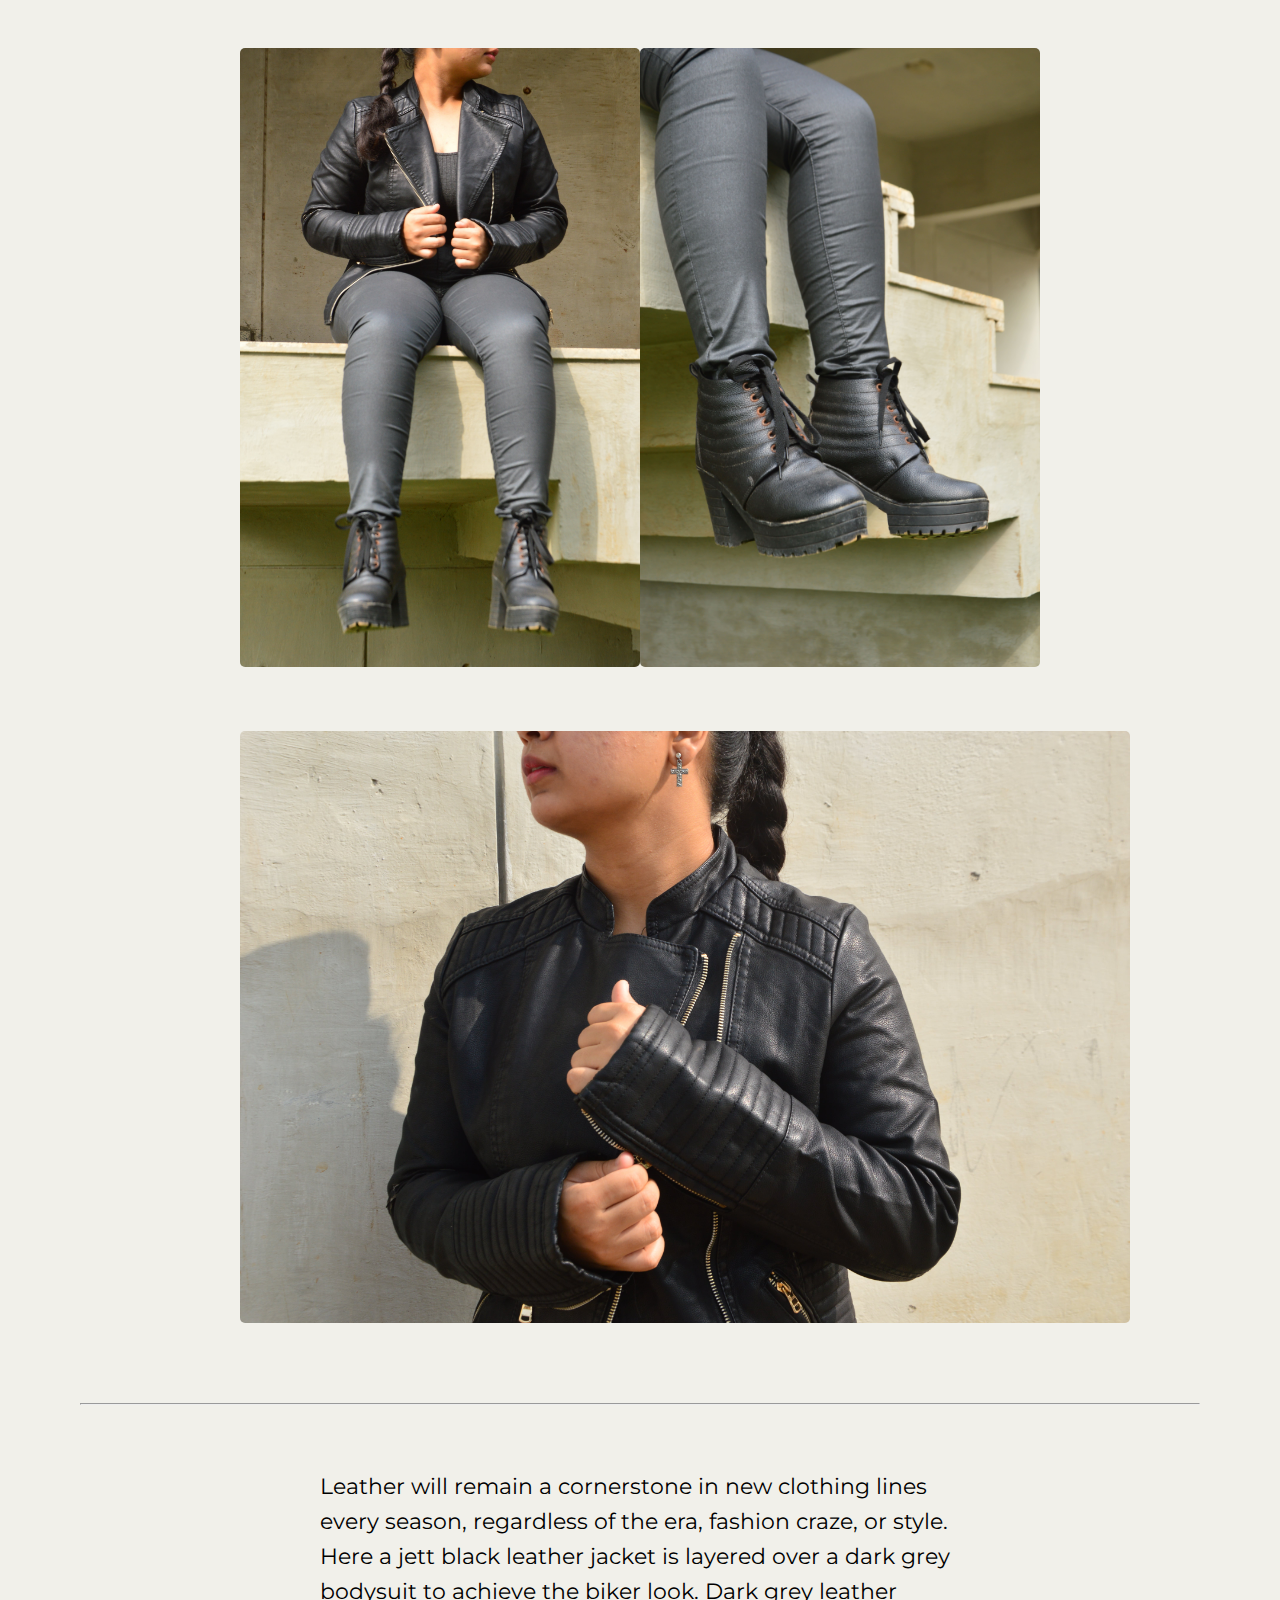
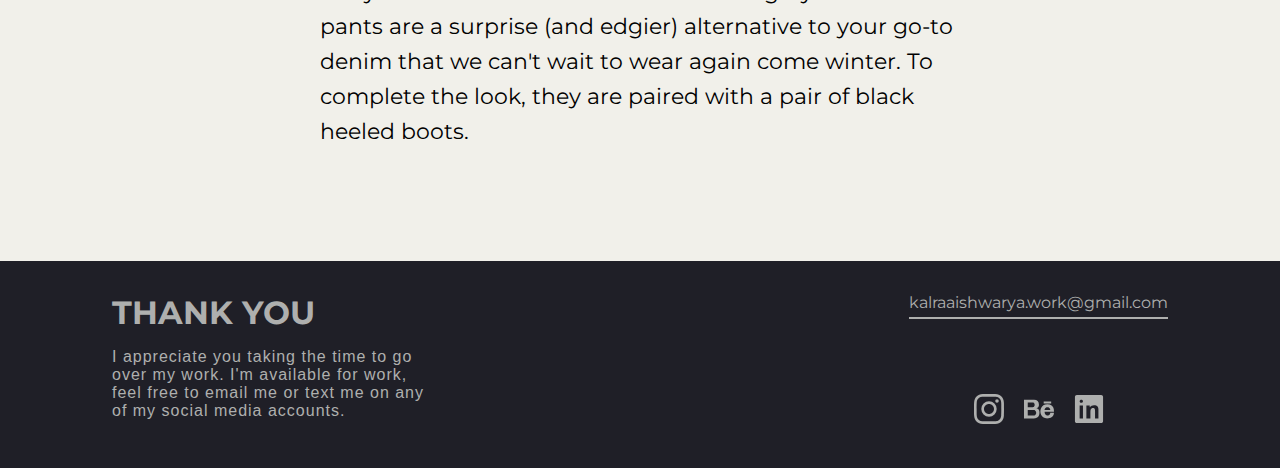
<file: blog-3.html>
<!DOCTYPE html>
<html lang="en">
<head>
    <meta charset="UTF-8">
    <meta http-equiv="X-UA-Compatible" content="IE=edge">
    <meta name="viewport" content="width=device-width, initial-scale=1.0">
    <title>In the GARB | KALINIKTA</title>
    <link rel="stylesheet" href="blogs.css">
</head>
<body>
    
    <section class="container"> 
        <h1 class="title">KALINIKTA</h1>
        <hr>
        <div class="images-column">

        </div>
        <div class="images-container">
            <img class="image-landscape" src="/Images/blog-3/1-min.JPG" alt="">
        </div>
        <div class="images-container">
            <img class="img-portrait" src="/Images/blog-3/2-min.JPG" alt="">
            <img class="img-portrait" src="/Images/blog-3/3-min.JPG" alt="">
        </div>
        <div class="images-container">
            <img class="img-portrait" src="/Images/blog-3/4-min.JPG" alt="">
            <img class="img-portrait" src="/Images/blog-3/5-min.JPG" alt="">
        </div>

        <div class="images-container">
            <img class="image-landscape" src="/Images/blog-3/6-min.JPG" alt="">
        </div>

        <hr>

        <div class="text-container">
            <p>Leather will remain a cornerstone in new clothing lines every season, regardless of the era, fashion craze, or style. Here a jett black leather jacket is layered over a dark grey bodysuit to achieve the biker look. Dark grey leather pants are a surprise (and edgier) alternative to your go-to denim that we can't wait to wear again come winter. To complete the look, they are paired with a pair of black heeled boots.</p>
        </div>
        

    </section>

    <footer class="footer">
        <div class="footer-row">
            <div class="cta">
                <h1>THANK YOU</h1>
                <div>
                    <p class="cta-text">I appreciate you taking the time to go over my work. I'm available for work, feel free to email me or text me on any of my social media accounts.</p>
                </div>
            </div>
            

            <div class="footer-links">
                
                <div class="email">
                    <a href="kalraaishwarya.work@gmail.com">kalraaishwarya.work@gmail.com</a>
                </div>

                    


                <div class="socials">
                    <a href="https://www.instagram.com/___.akalra.___/" target="_blank"><img class="icons instagram-light" src="/Images/instagram-icon.svg" alt="instagram"></a>
                    <a href="https://www.behance.net/----Akalra---" target="_blank"><img class="icons behance-light" src="/Images/behance-icon.svg" alt="behance"></a>
                    <a target="_blank" href="https://www.linkedin.com/in/aishwarya-kalra-b1b0a8201/"><img class="icons linkedin-light" src="/Images/linkedin-icon.svg" alt="linkedin"></a>
                </div>

               
            </div>
        </div>
    </footer>
    
</body>
</html>
</file>
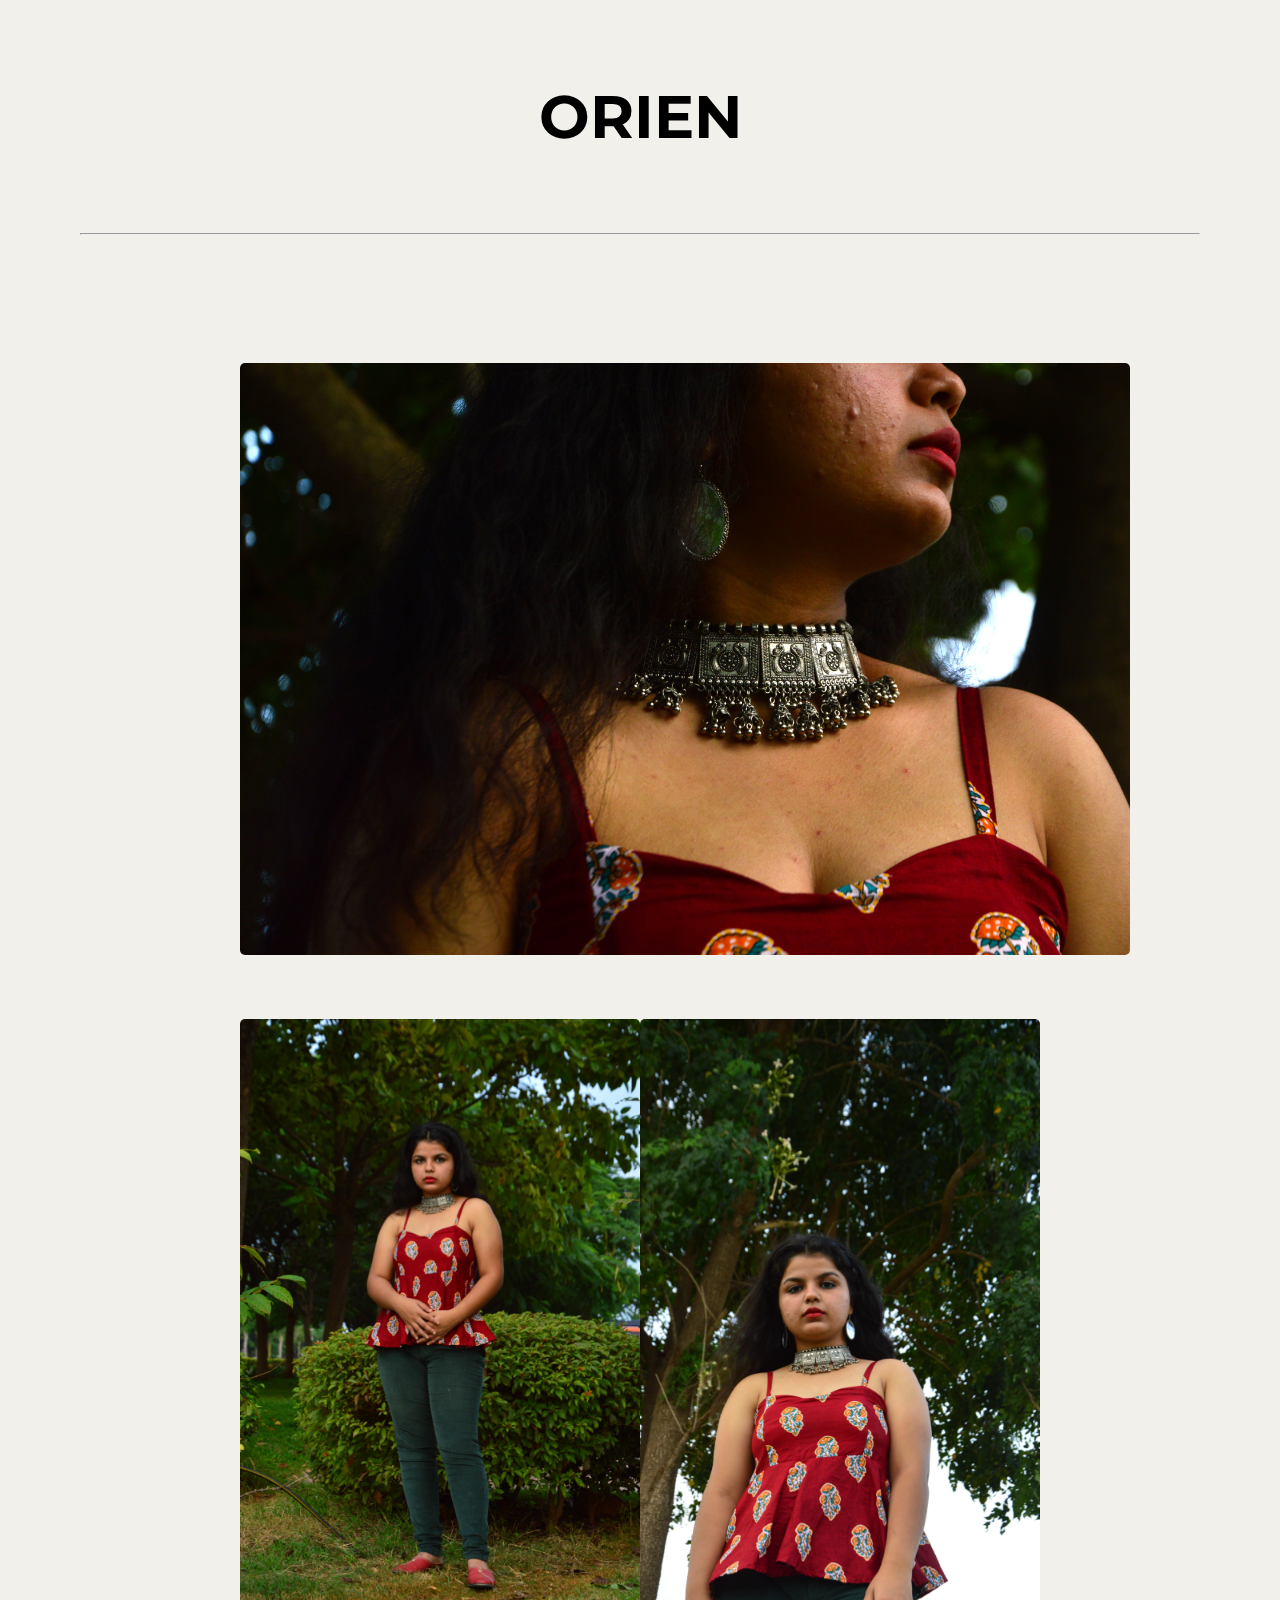
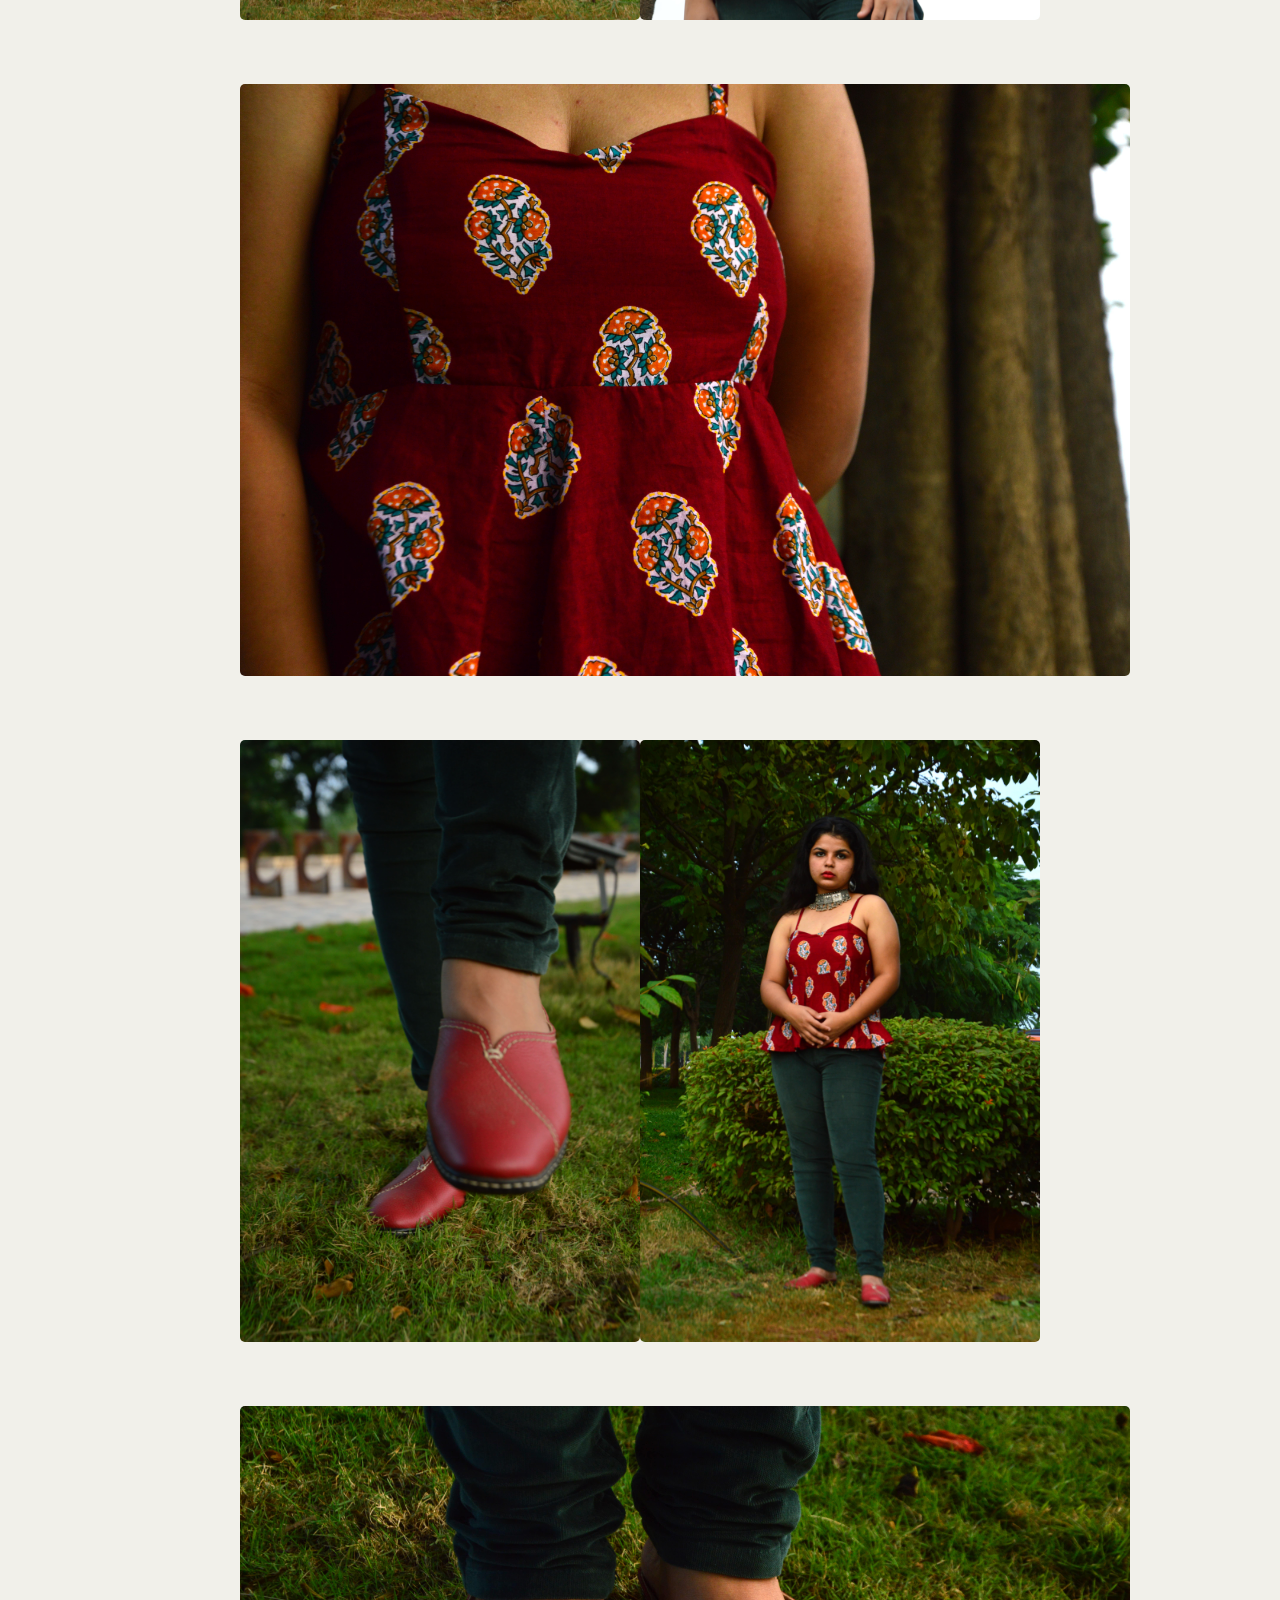
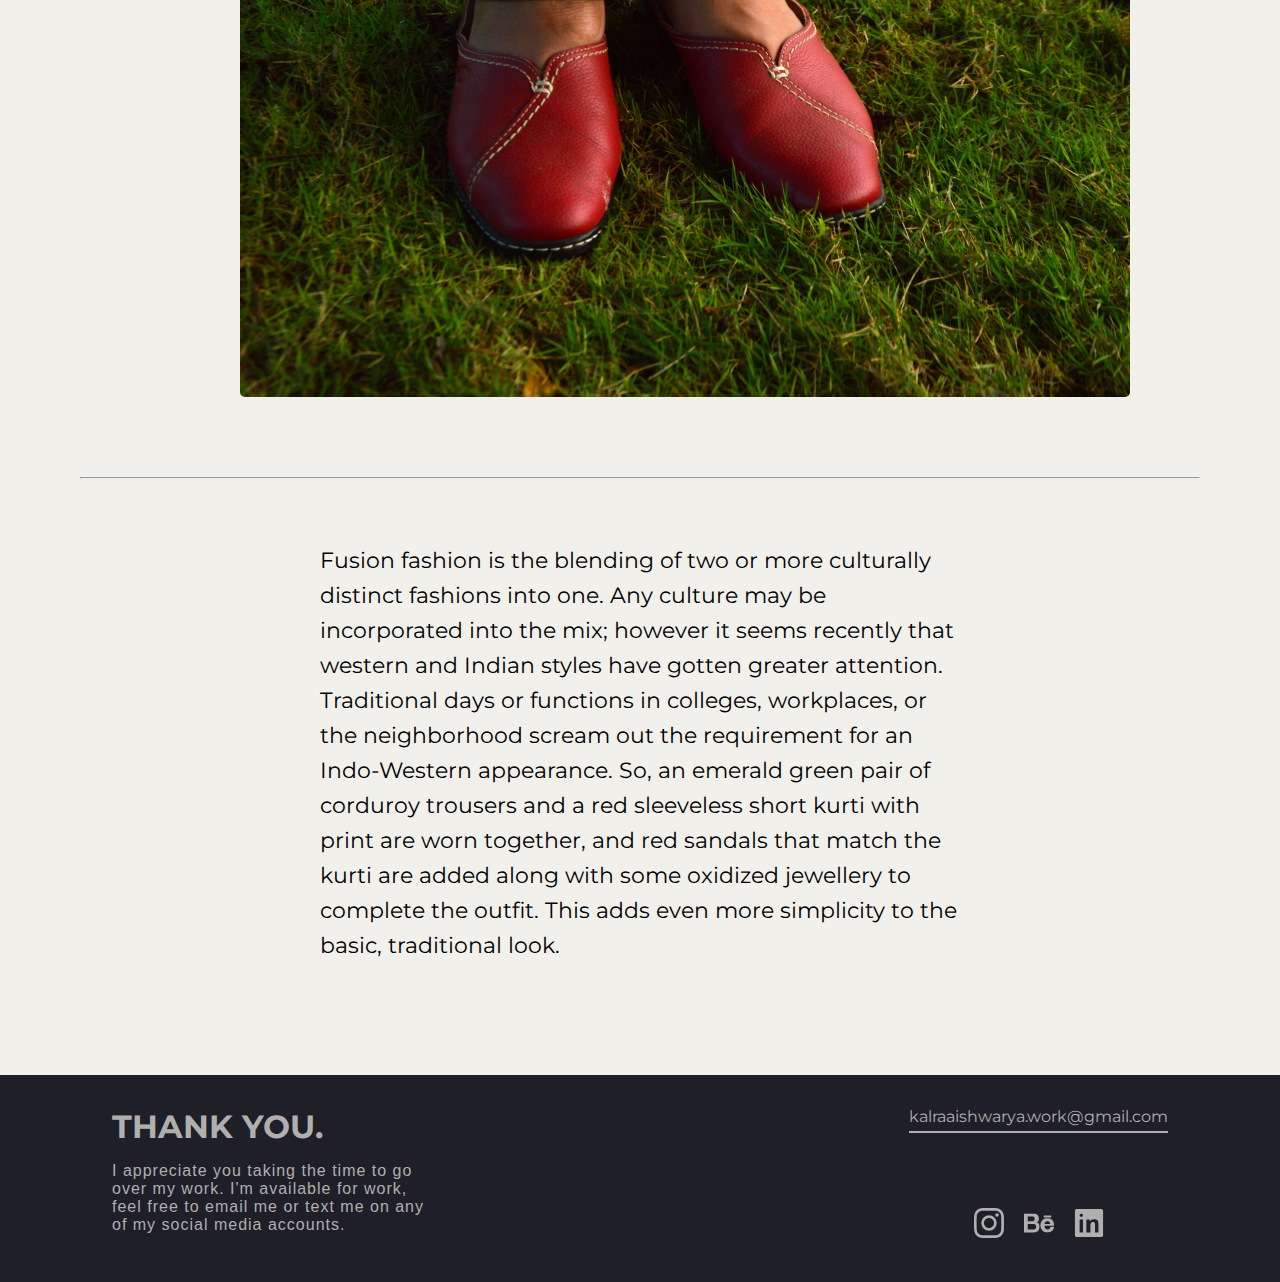
<file: blog-4.html>
<!DOCTYPE html>
<html lang="en">
<head>
    <meta charset="UTF-8">
    <meta http-equiv="X-UA-Compatible" content="IE=edge">
    <meta name="viewport" content="width=device-width, initial-scale=1.0">
    <title>In the GARB | ORIEN</title>
    <link rel="stylesheet" href="blogs.css">
</head>
<body>
    
    <section class="container"> 
        <h1 class="title">ORIEN</h1>
        <hr>
        <div class="images-column">

        </div>
        <div class="images-container">
            <img class="image-landscape" src="/Images/blog-4/1-min.JPG" alt="">
        </div>
        <div class="images-container">
            <img class="img-portrait" src="/Images/blog-4/2-min.JPG" alt="">
            <img class="img-portrait" src="/Images/blog-4/3-min.JPG" alt="">
        </div>
        <div class="images-container">
            <img class="image-landscape" src="/Images/blog-4/7-min.JPG" alt="">
        </div>
        <div class="images-container">
            <img class="img-portrait" src="/Images/blog-4/4-min.JPG" alt="">
            <img class="img-portrait" src="/Images/blog-4/5-min.JPG" alt="">
        </div>

        <div class="images-container">
            <img class="image-landscape" src="/Images/blog-4/6-min.JPG" alt="">
        </div>
        

        <hr>

        <div class="text-container">
            <p>Fusion fashion is the blending of two or more culturally distinct fashions into one.
                Any culture may be incorporated into the mix; however it seems recently that western and Indian styles have gotten greater attention. Traditional days or functions in colleges, workplaces, or the neighborhood scream out the requirement for an Indo-Western appearance. So, an emerald green pair of corduroy trousers and a red sleeveless short kurti with print are worn together, and red sandals that match the kurti are added along with some oxidized jewellery to complete the outfit. This adds even more simplicity to the basic, traditional look.
                </p>
        </div>
        

    </section>

    <footer class="footer">
        <div class="footer-row">
            <div class="cta">
                <h1>THANK YOU.</h1>
                <div>
                    <p class="cta-text">I appreciate you taking the time to go over my work. I'm available for work, feel free to email me or text me on any of my social media accounts.</p>
                </div>
            </div>
            

            <div class="footer-links">
                
                <div class="email">
                    <a href="kalraaishwarya.work@gmail.com">kalraaishwarya.work@gmail.com</a>
                </div>

                    


                <div class="socials">
                    <a href="https://www.instagram.com/___.akalra.___/" target="_blank"><img class="icons instagram-light" src="/Images/instagram-icon.svg" alt="instagram"></a>
                    <a href="https://www.behance.net/----Akalra---" target="_blank"><img class="icons behance-light" src="/Images/behance-icon.svg" alt="behance"></a>
                    <a target="_blank" href="https://www.linkedin.com/in/aishwarya-kalra-b1b0a8201/"><img class="icons linkedin-light" src="/Images/linkedin-icon.svg" alt="linkedin"></a>
                </div>

               
            </div>
        </div>
    </footer>
    
</body>
</html>
</file>
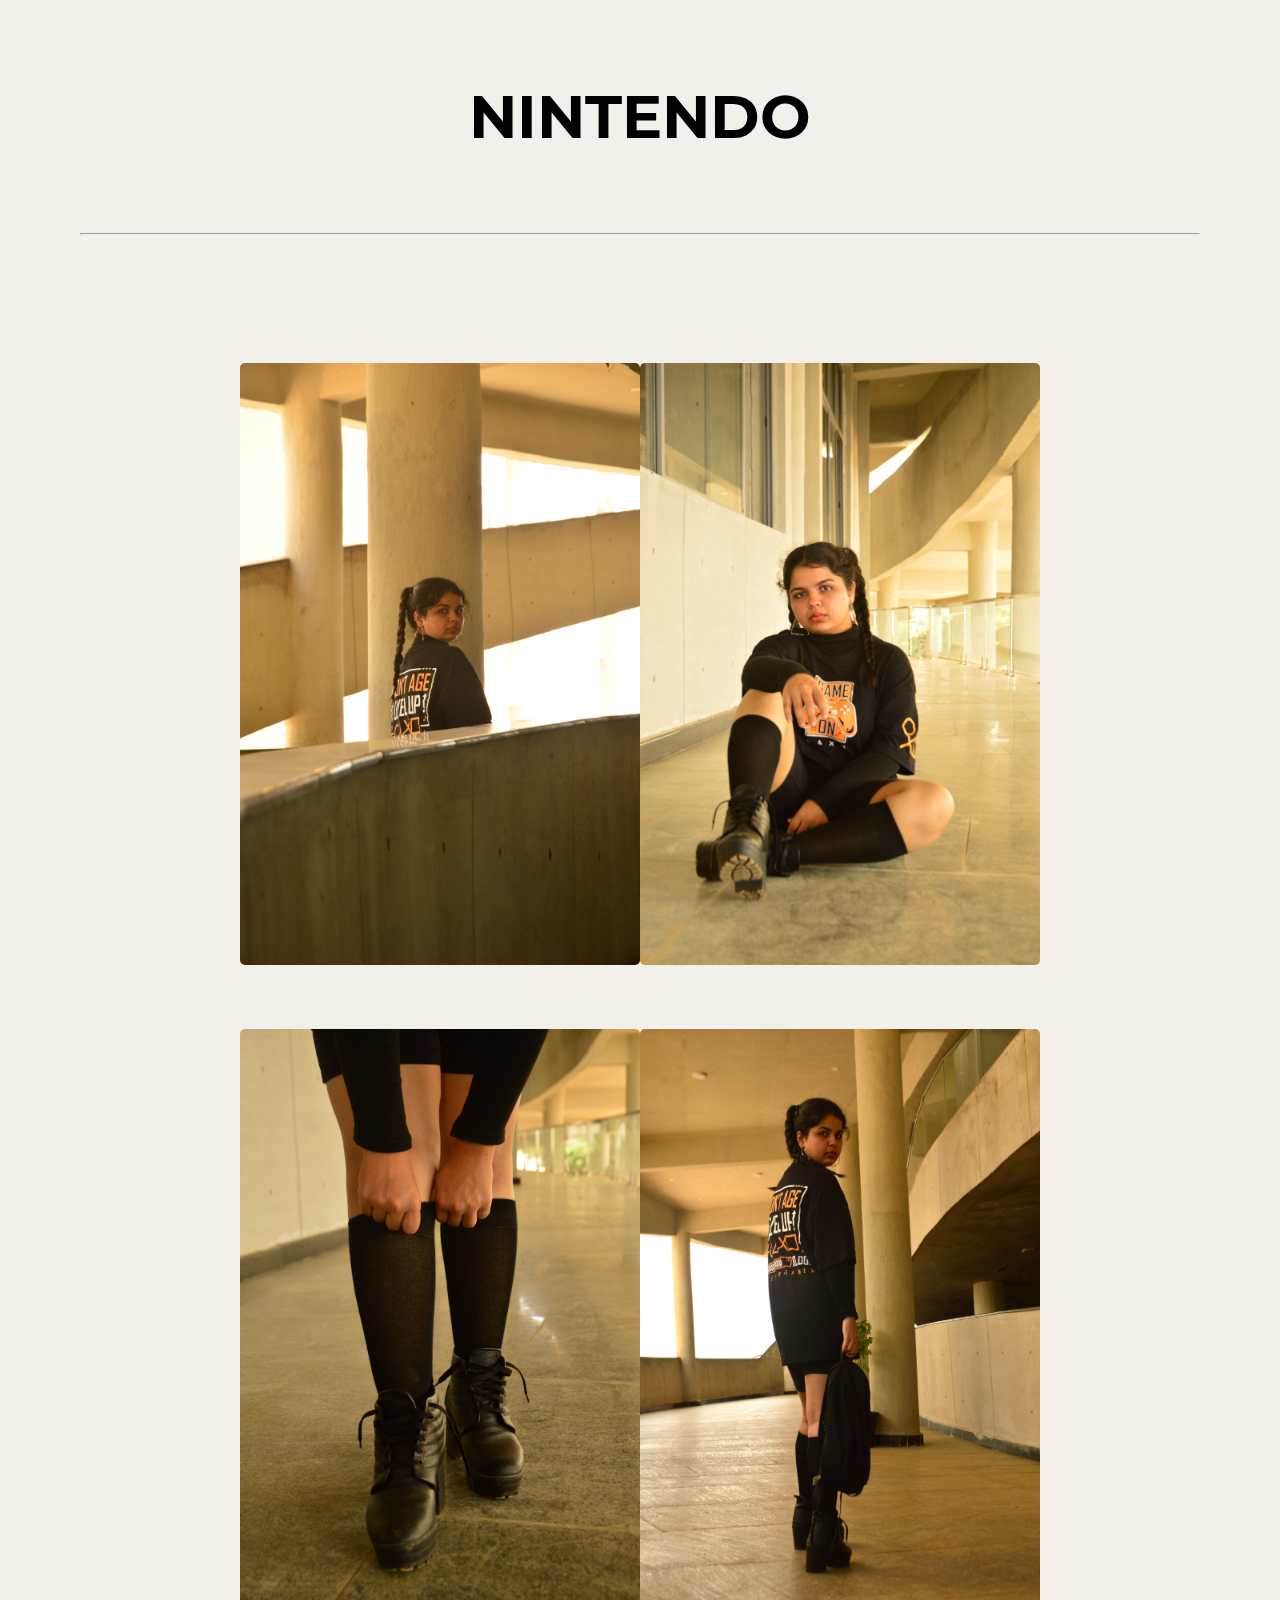
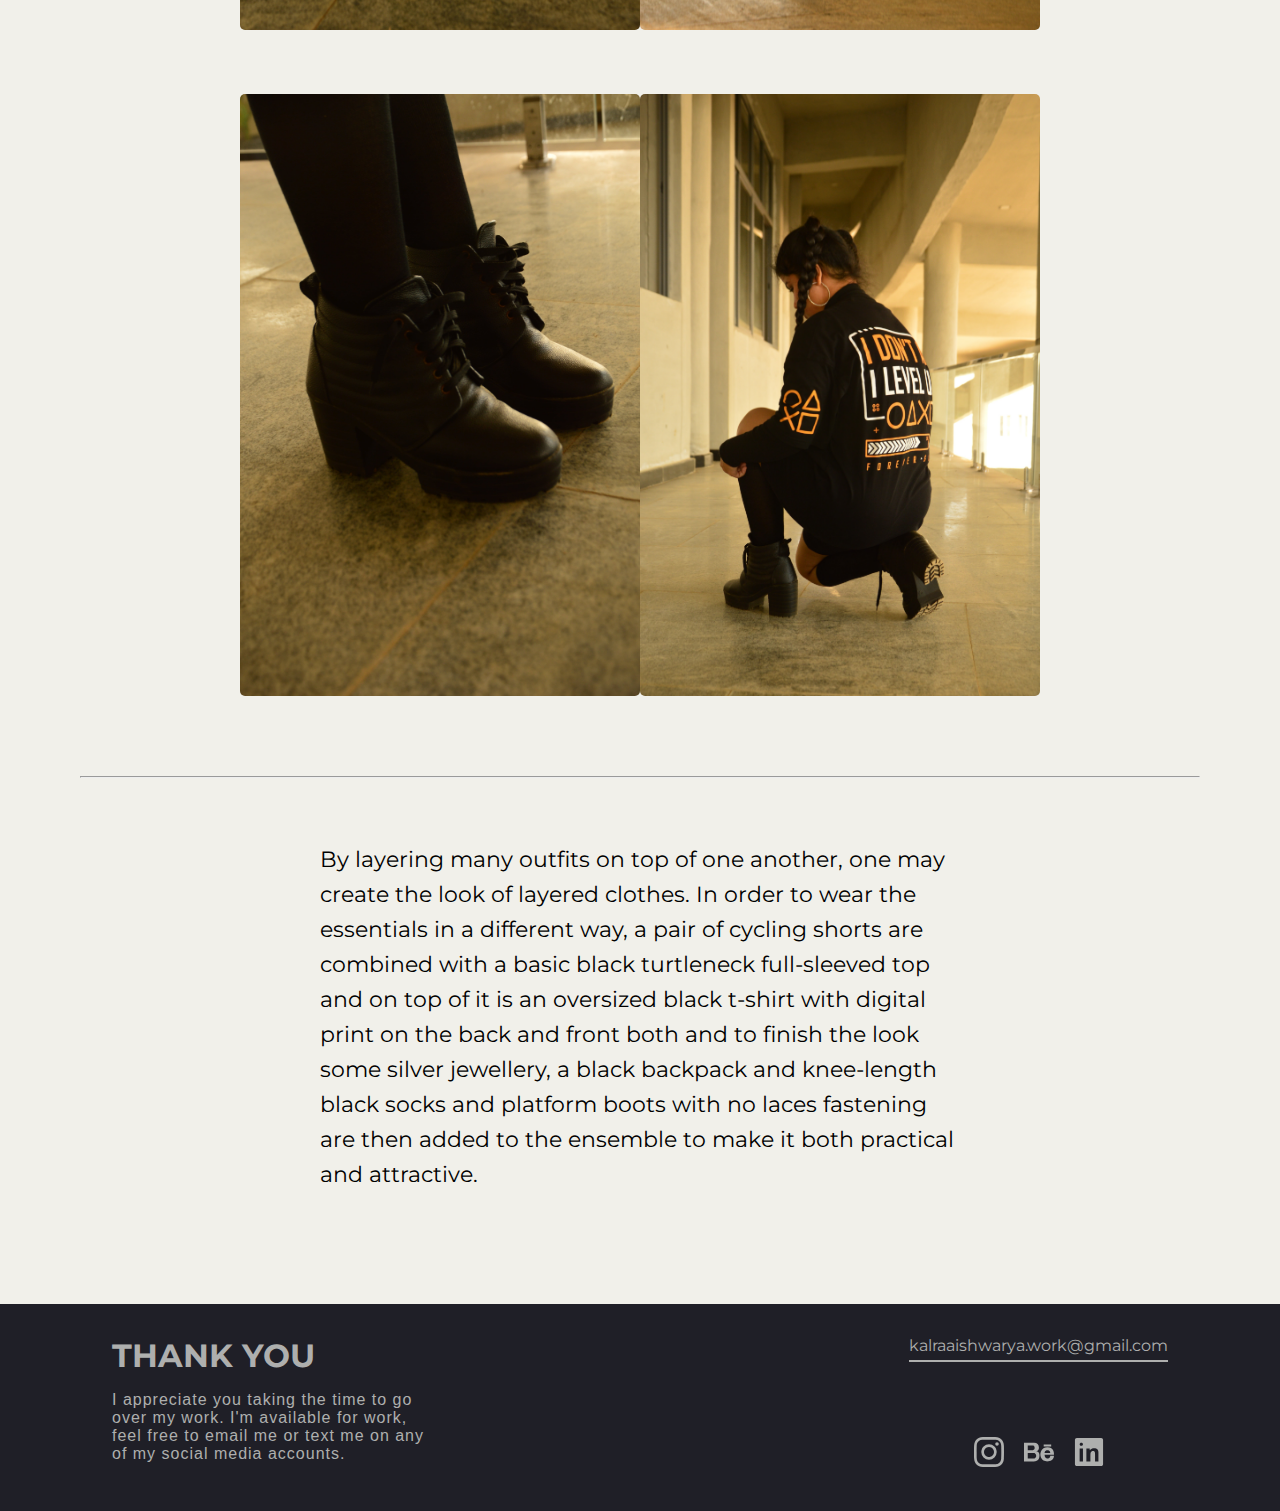
<file: blog-5.html>
<!DOCTYPE html>
<html lang="en">
  <head>
    <meta charset="UTF-8" />
    <meta http-equiv="X-UA-Compatible" content="IE=edge" />
    <meta name="viewport" content="width=device-width, initial-scale=1.0" />
    <title>In the GARB | NINTENDO</title>
    <link rel="stylesheet" href="blogs.css" />
  </head>
  <body>
    <section class="container">
      <h1 class="title">NINTENDO</h1>
      <hr />
      <div class="images-column"></div>

      <div class="images-container">
        <img class="img-portrait" src="/Images/blog-5/1-min.JPG" alt="" />
        <img class="img-portrait" src="/Images/blog-5/2-min.JPG" alt="" />
      </div>

      <div class="images-container">
        <img class="img-portrait" src="/Images/blog-5/3-min.JPG" alt="" />
        <img class="img-portrait" src="/Images/blog-5/5-min.JPG" alt="" />
      </div>

      <div class="images-container">
        <img class="img-portrait" src="/Images/blog-5/6-min.JPG" alt="" />
        <img class="img-portrait" src="/Images/blog-5/7-min.JPG" alt="" />
      </div>

      <hr />

      <div class="text-container">
        <p>
          By layering many outfits on top of one another, one may create the
          look of layered clothes. In order to wear the essentials in a
          different way, a pair of cycling shorts are combined with a basic
          black turtleneck full-sleeved top and on top of it is an oversized
          black t-shirt with digital print on the back and front both and to
          finish the look some silver jewellery, a black backpack and
          knee-length black socks and platform boots with no laces fastening are
          then added to the ensemble to make it both practical and attractive.
        </p>
      </div>
    </section>

    <footer class="footer">
      <div class="footer-row">
        <div class="cta">
          <h1>THANK YOU</h1>
          <div>
            <p class="cta-text">
                I appreciate you taking the time to go over my work. I'm available for work, feel free to email me or text me on any of my social media accounts.
            </p>
          </div>
        </div>

        <div class="footer-links">
          <div class="email">
            <a href="kalraaishwarya.work@gmail.com"
              >kalraaishwarya.work@gmail.com</a
            >
          </div>

          <div class="socials">
            <a href="https://www.instagram.com/___.akalra.___/" target="_blank"
              ><img
                class="icons instagram-light"
                src="/Images/instagram-icon.svg"
                alt="instagram"
            /></a>
            <a href="https://www.behance.net/----Akalra---" target="_blank"
              ><img
                class="icons behance-light"
                src="/Images/behance-icon.svg"
                alt="behance"
            /></a>
            <a
              target="_blank"
              href="https://www.linkedin.com/in/aishwarya-kalra-b1b0a8201/"
              ><img
                class="icons linkedin-light"
                src="/Images/linkedin-icon.svg"
                alt="linkedin"
            /></a>
          </div>
        </div>
      </div>
    </footer>
  </body>
</html>
</file>
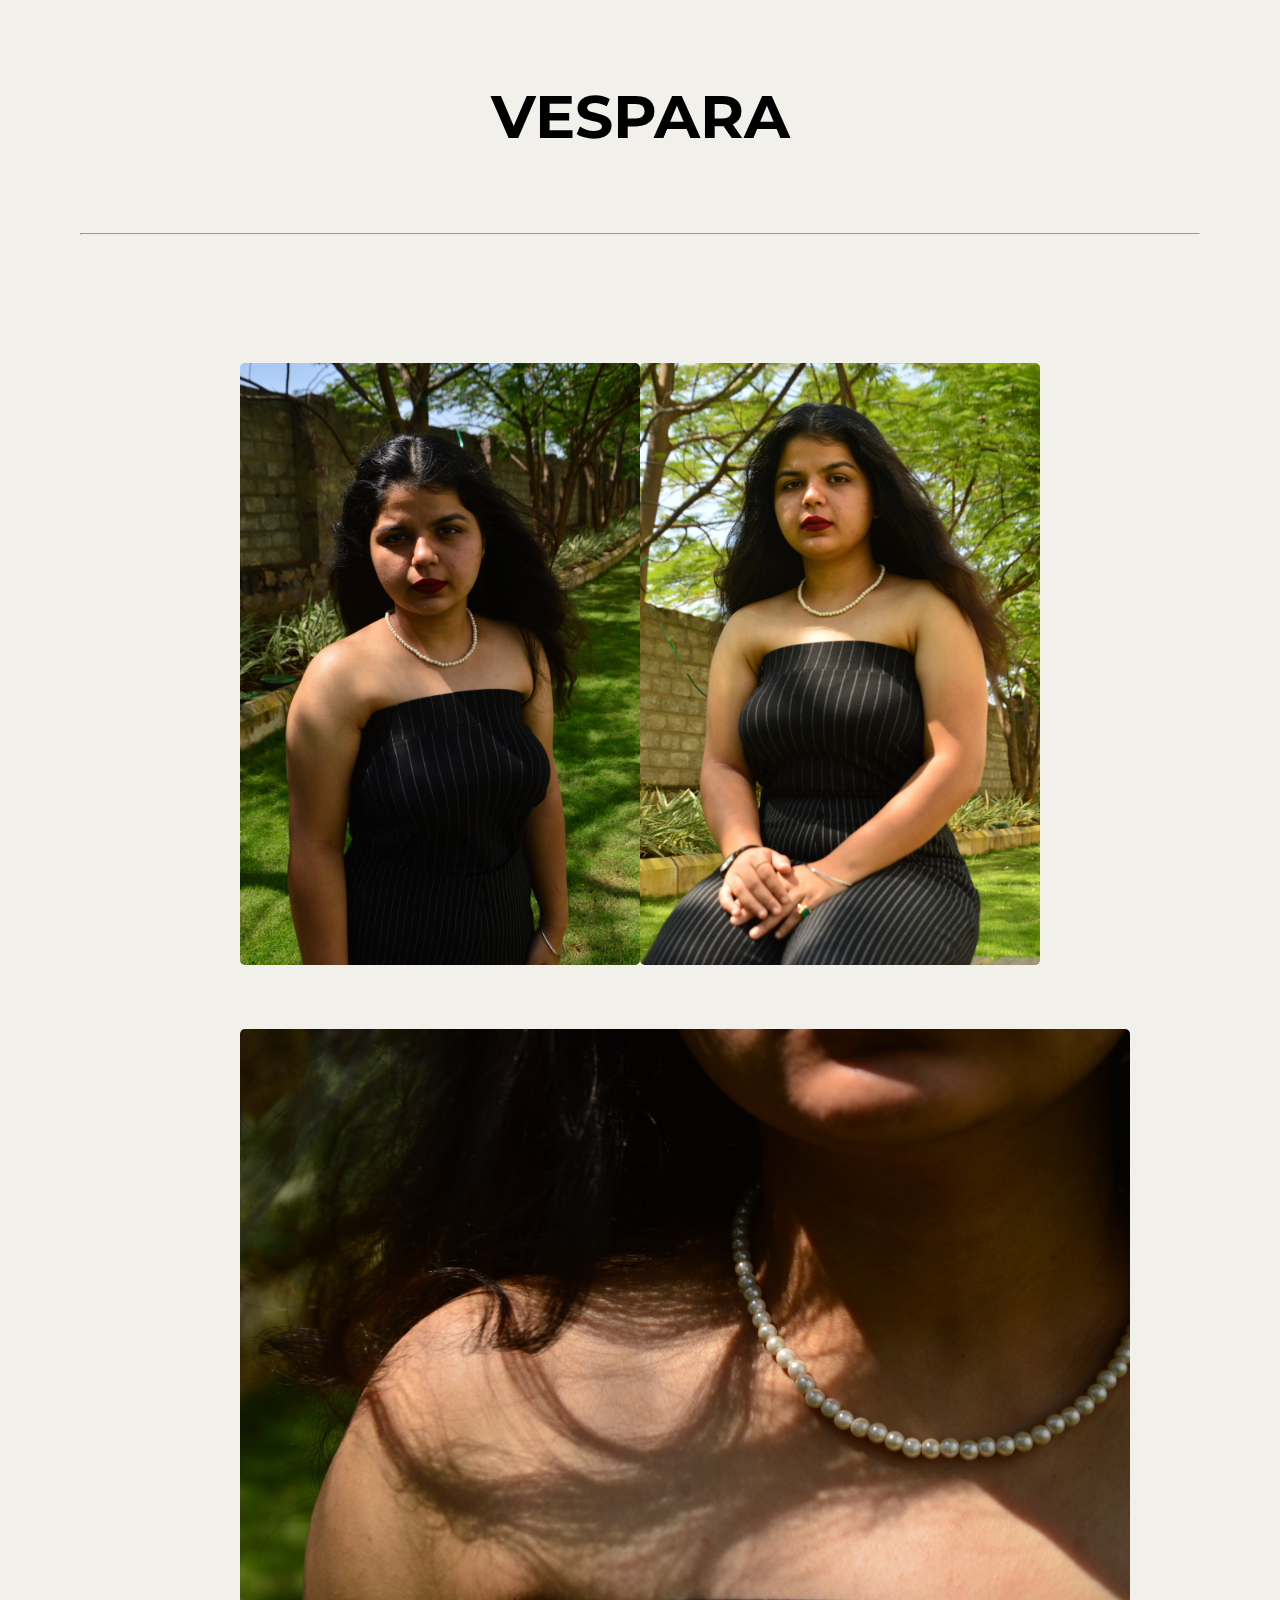
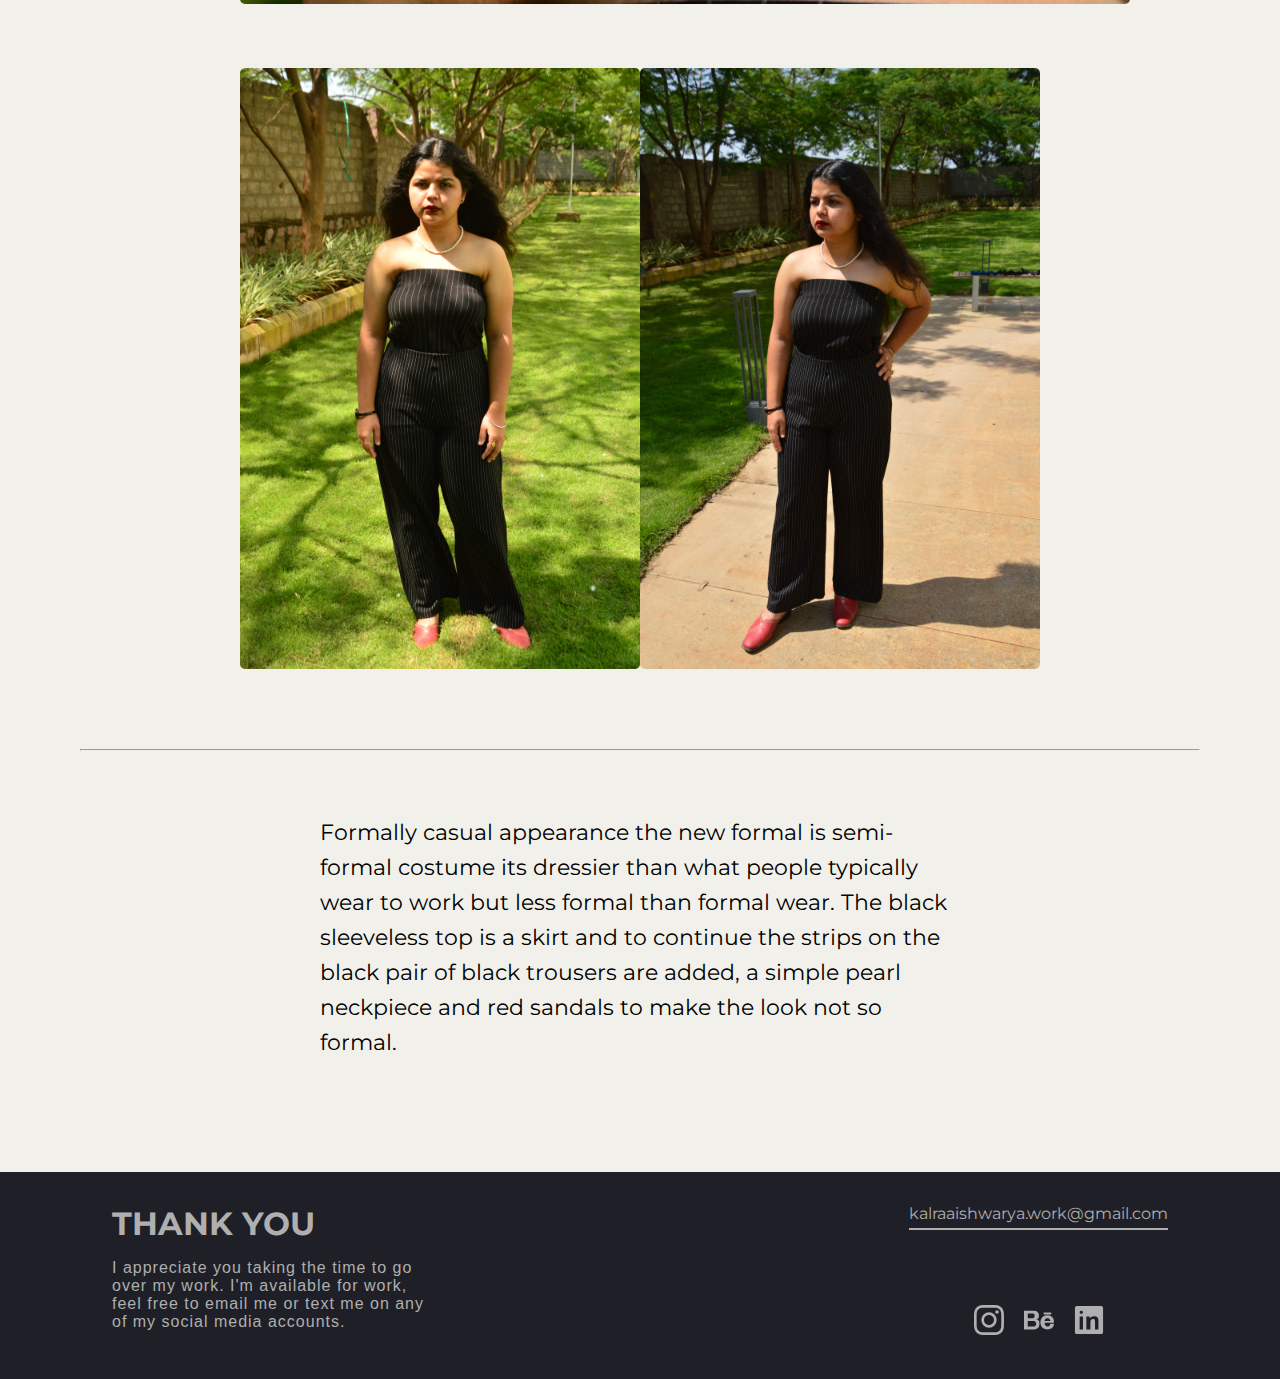
<file: blog-6.html>
<!DOCTYPE html>
<html lang="en">
<head>
    <meta charset="UTF-8">
    <meta http-equiv="X-UA-Compatible" content="IE=edge">
    <meta name="viewport" content="width=device-width, initial-scale=1.0">
    <title>In the GARB | VESPARA</title>
    <link rel="stylesheet" href="blogs.css">
</head>
<body>
    
    <section class="container"> 
        <h1 class="title">VESPARA</h1>
        <hr>
        <div class="images-column">

        </div>
        
        <div class="images-container">
            <img class="img-portrait" src="/Images/blog-6/1-min.JPG" alt="">
            <img class="img-portrait" src="/Images/blog-6/2-min.JPG" alt="">
        </div>
        <div class="images-container">
            <img class="image-landscape" src="/Images/blog-6/3-min.JPG" alt="">
        </div>
        <div class="images-container">
            <img class="img-portrait" src="/Images/blog-6/4-min.JPG" alt="">
            <img class="img-portrait" src="/Images/blog-6/5-min.JPG" alt="">
        </div>

        <hr>

        <div class="text-container">
            <p>Formally casual appearance the new formal is semi-formal costume its dressier than what people typically wear to work but less formal than formal wear. The black sleeveless top is a skirt and to continue the strips on the black pair of black trousers are added, a simple pearl neckpiece and red sandals to make the look not so formal.
            </p>
        </div>
        

    </section>

    <footer class="footer">
        <div class="footer-row">
            <div class="cta">
                <h1>THANK YOU</h1>
                <div>
                    <p class="cta-text">I appreciate you taking the time to go over my work. I'm available for work, feel free to email me or text me on any of my social media accounts.</p>
                </div>
            </div>
            

            <div class="footer-links">
                
                <div class="email">
                    <a href="kalraaishwarya.work@gmail.com">kalraaishwarya.work@gmail.com</a>
                </div>

                    


                <div class="socials">
                    <a href="https://www.instagram.com/___.akalra.___/" target="_blank"><img class="icons instagram-light" src="/Images/instagram-icon.svg" alt="instagram"></a>
                    <a href="https://www.behance.net/----Akalra---" target="_blank"><img class="icons behance-light" src="/Images/behance-icon.svg" alt="behance"></a>
                    <a target="_blank" href="https://www.linkedin.com/in/aishwarya-kalra-b1b0a8201/"><img class="icons linkedin-light" src="/Images/linkedin-icon.svg" alt="linkedin"></a>
                </div>

               
            </div>
        </div>
    </footer>
    
</body>
</html>
</file>
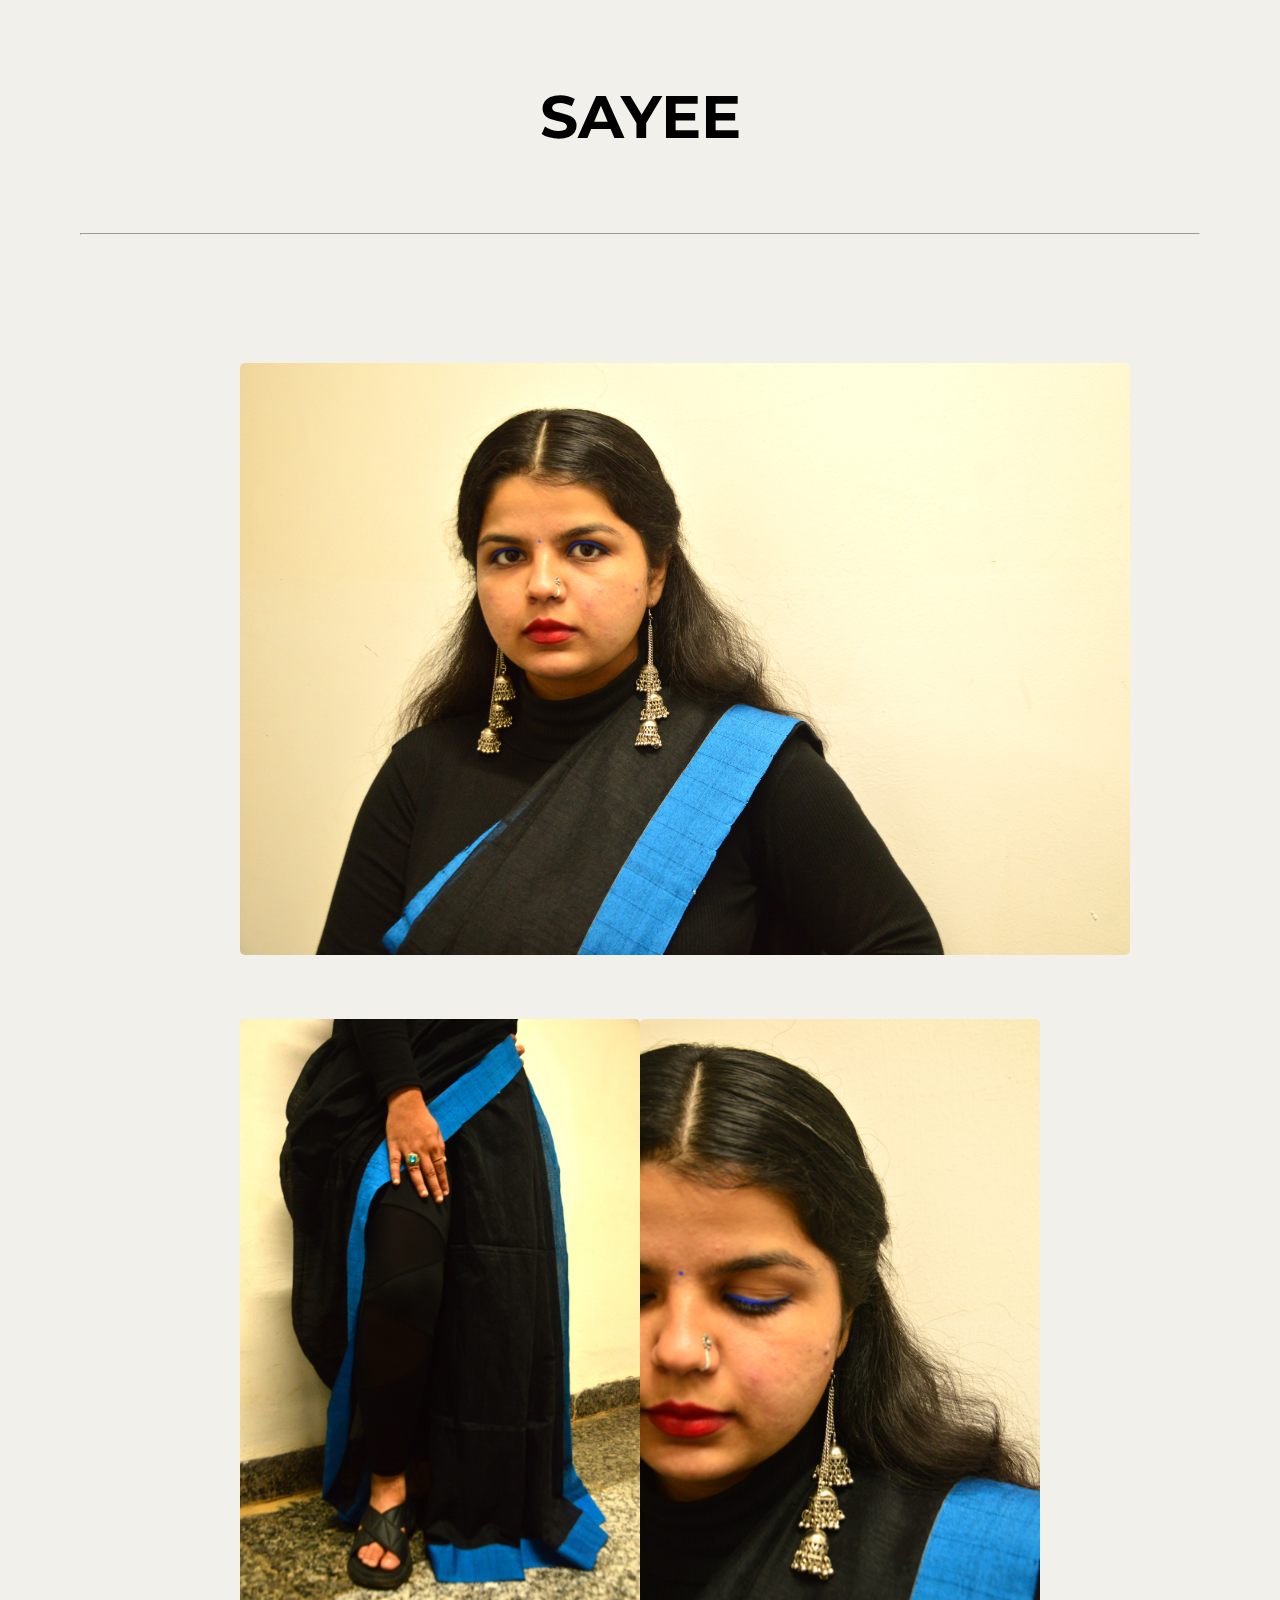
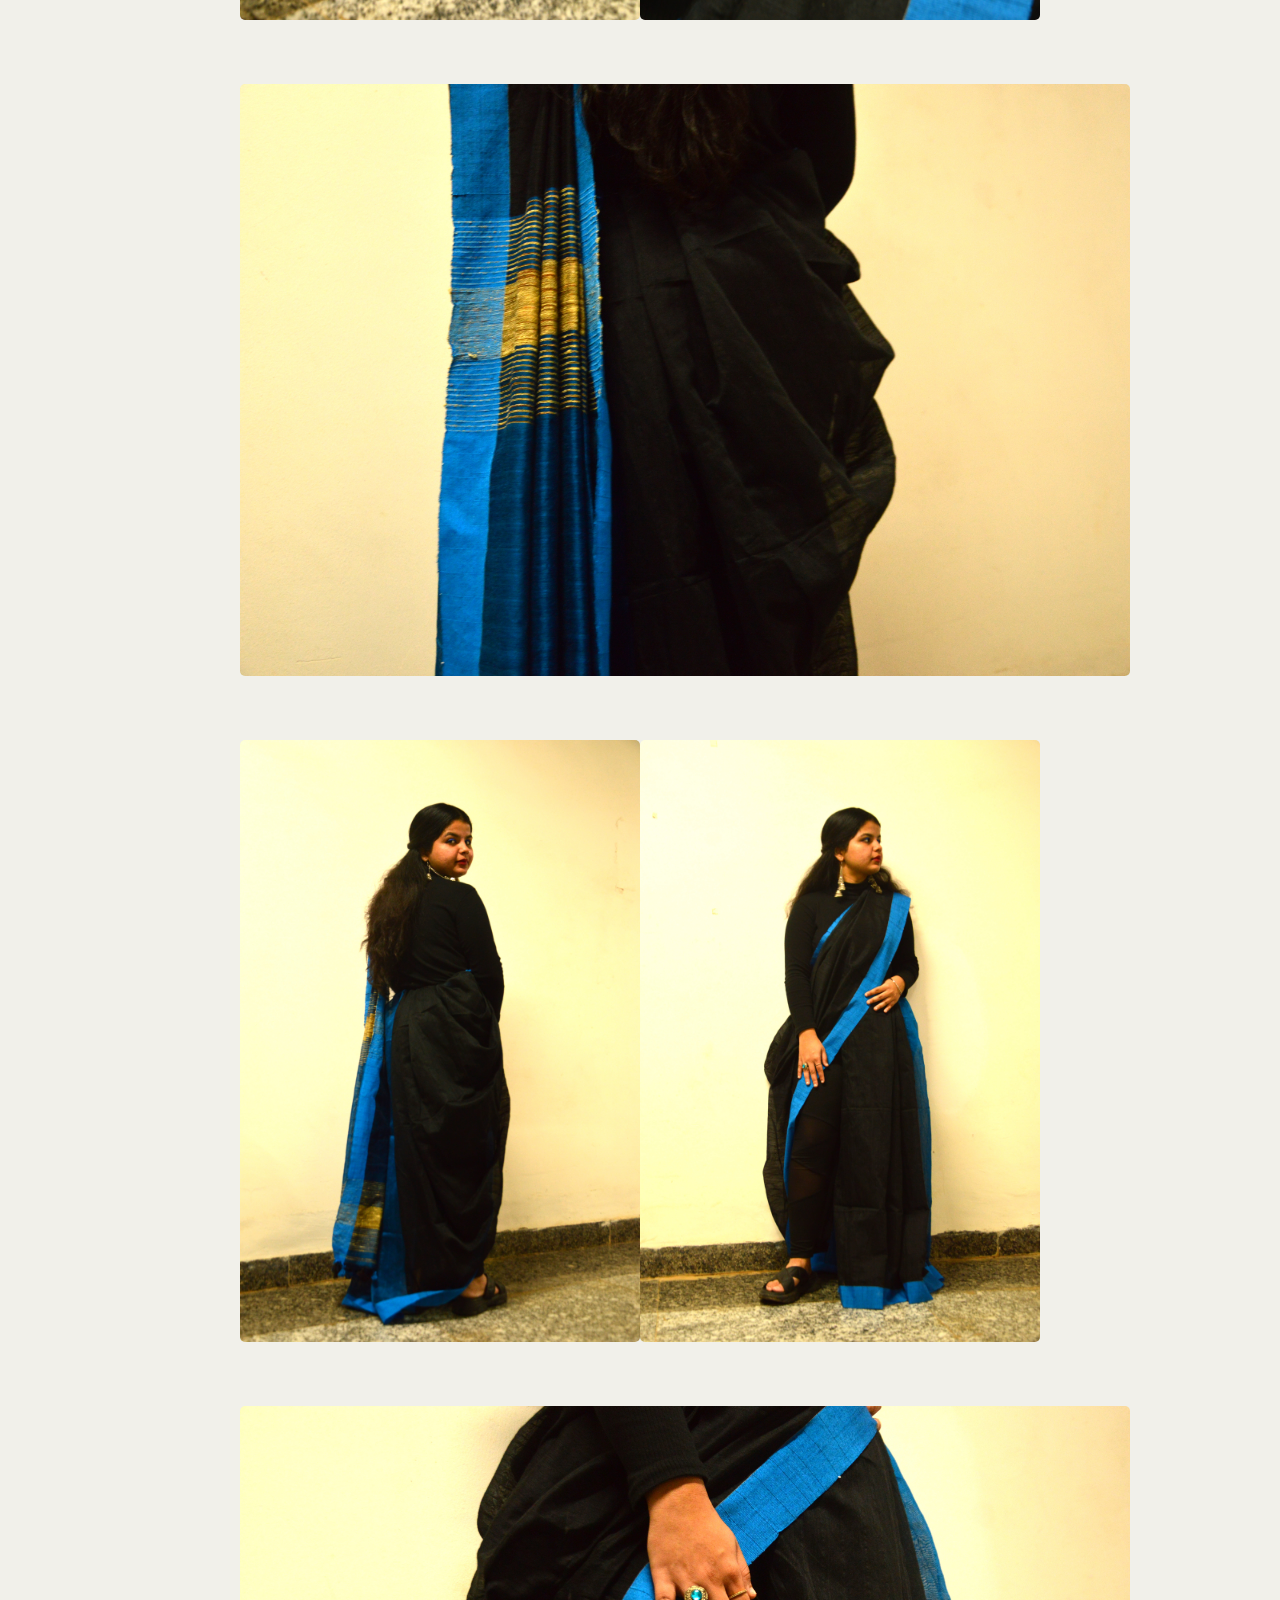
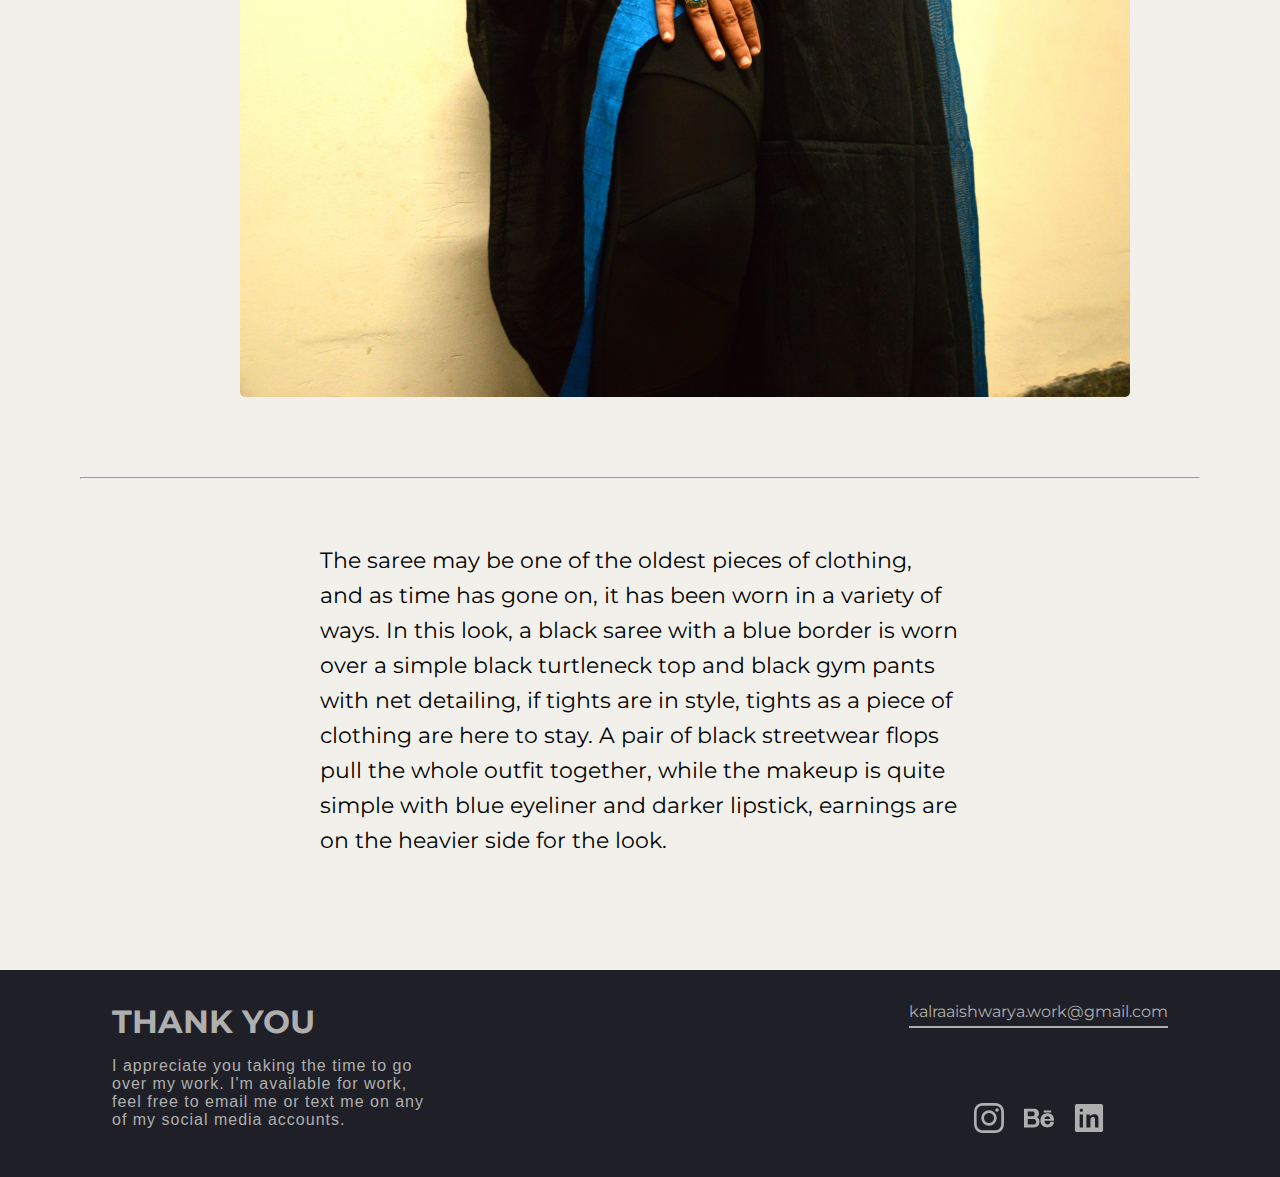
<file: blog-7.html>
<!DOCTYPE html>
<html lang="en">
  <head>
    <meta charset="UTF-8" />
    <meta http-equiv="X-UA-Compatible" content="IE=edge" />
    <meta name="viewport" content="width=device-width, initial-scale=1.0" />
    <title>In the GARB | SAYEE</title>
    <link rel="stylesheet" href="blogs.css" />
  </head>
  <body>
    <section class="container">
      <h1 class="title">SAYEE</h1>
      <hr />
      <div class="images-column"></div>
      <div class="images-container">
        <img class="image-landscape" src="/Images/blog-7/1-min.JPG" alt="" />
      </div>

      <div class="images-container">
        <img class="img-portrait" src="/Images/blog-7/2-min.JPG" alt="" />
        <img class="img-portrait" src="/Images/blog-7/3-min.JPG" alt="" />
      </div>

      <div class="images-container">
        <img class="image-landscape" src="/Images/blog-7/4-min.JPG" alt="" />
      </div>

      <div class="images-container">
        <img class="img-portrait" src="/Images/blog-7/6-min.JPG" alt="" />
        <img class="img-portrait" src="/Images/blog-7/5-min.JPG" alt="" />
      </div>

      
      <div class="images-container">
        <img class="image-landscape" src="/Images/blog-7/7-min.JPG" alt="" />
      </div>

      <hr />

      <div class="text-container">
        <p>
          The saree may be one of the oldest pieces of clothing, and as time has
          gone on, it has been worn in a variety of ways. In this look, a black
          saree with a blue border is worn over a simple black turtleneck top
          and black gym pants with net detailing, if tights are in style, tights
          as a piece of clothing are here to stay. A pair of black streetwear
          flops pull the whole outfit together, while the makeup is quite simple
          with blue eyeliner and darker lipstick, earnings are on the heavier
          side for the look.
        </p>
      </div>
    </section>

    <footer class="footer">
      <div class="footer-row">
        <div class="cta">
          <h1>THANK YOU</h1>
          <div>
            <p class="cta-text">
                I appreciate you taking the time to go over my work. I'm available for work, feel free to email me or text me on any of my social media accounts.
            </p>
          </div>
        </div>

        <div class="footer-links">
          <div class="email">
            <a href="kalraaishwarya.work@gmail.com"
              >kalraaishwarya.work@gmail.com</a
            >
          </div>

          <div class="socials">
            <a href="https://www.instagram.com/___.akalra.___/" target="_blank"
              ><img
                class="icons instagram-light"
                src="/Images/instagram-icon.svg"
                alt="instagram"
            /></a>
            <a href="https://www.behance.net/----Akalra---" target="_blank"
              ><img
                class="icons behance-light"
                src="/Images/behance-icon.svg"
                alt="behance"
            /></a>
            <a
              target="_blank"
              href="https://www.linkedin.com/in/aishwarya-kalra-b1b0a8201/"
              ><img
                class="icons linkedin-light"
                src="/Images/linkedin-icon.svg"
                alt="linkedin"
            /></a>
          </div>
        </div>
      </div>
    </footer>
  </body>
</html>
</file>
<file: style.css>
@import url("https://fonts.googleapis.com/css2?family=Montserrat:ital,wght@0,500;1,500&display=swap");

:root {
  --background-color: #f1f0ea;
  --social-link: #aeafae;
  --text-color: #474448;
}

* {
  font-family: "Montserrat", sans-serif;
  margin: 0;
}

body {
  background-color: var(--background-color);
}

::-webkit-scrollbar {
  display: none;
}

.nav-container {
  padding: 5rem 5rem;
}

.nav-row {
  display: flex;
  align-items: center;
  justify-content: space-between;
  padding: 1rem 1rem;
  letter-spacing: 5px;
}

.cv-button {
  text-decoration: none;
  padding: 0.7rem 0.7rem;
  border-radius: 15px;
  border: 1px solid var(--text-color);
  letter-spacing: 1px;
  color: var(--text-color);
  transition: all 0.3s ease-in-out;
  letter-spacing: 5px;
}

.cv-button:hover {
  background-color: var(--text-color);
  color: white;
  transition: all 0.3s ease-in-out;
}

.section-container {
  padding: 0 5rem;
}

hr {
  display: inline-block;
  opacity: 0.8;
  width: 10%;
  /* height: 0.1px; */
  border-radius: 5px;
  background-color: var(--social-link);
}

.social-links-row {
  display: flex;
  align-items: center;
  padding: 0rem 1rem;
}

.social-links {
  padding: 0 1rem;
}

.icons {
  padding: 0.5rem 0.5rem;
  width: 30px;
}

.instagram-dark:hover {
  transition: all 0.5s ease-in-out;
  content: url("/Images/DarkIcons/instagram-icon-dark.svg");
}

.behance-dark:hover {
  content: url("/Images/DarkIcons/behance-icon-dark.svg");
}

.linkedin-dark:hover {
  content: url("/Images/DarkIcons/linkedIn-dark-icon.svg");
}

.heading-text {
  display: flex;
  flex-direction: column;
  font-size: 30px;
  padding: 0rem 3rem;
  margin-top: 1rem;
  letter-spacing: 1px;
  color: var(--text-color);
}

.hero {
  display: flex;
  padding: 0rem 5rem;
  flex-direction: row;
  align-items: center;
  justify-content: space-evenly;
  margin-top: 2rem;
}

@media only screen and (max-width: 750px) {
  .hero {
    display: flex;
    padding: 0rem 1rem;
    flex-direction: row;
    align-items: center;
    justify-content: space-evenly;
    margin-top: 2rem;
    flex-wrap: wrap;
  }
}

.hero-image {
  max-width: 250px;
  border-radius: 5px;
}

.hero-text-column {
  display: flex;
  flex-direction: column;
  padding: 2rem 2rem;
}

.hero-text {
  color: var(--text-color);
  margin: 0.5rem 0rem;
  font-size: 16px;
  line-height: 27px;
  width: 90%;
}

.section-heading {
  padding: 2rem 3rem;
  font-size: 22px;
}

.blog-heading-major{
  font-size: 32px;
  text-align:center;
  font-size:xx-large; 
  font-weight:bold;
  padding: 2rem 0rem;
}

.skills-text {
  padding: 0rem 3rem 1rem 3rem;
  /* width: 44%; */
  font-size: 16px;
  line-height: 25px;
  color: var(--text-color);
}

.skills-row {
  display: flex;
  justify-content: space-around;
  align-items: center;
  padding: 1rem 8rem;
  /* flex-wrap: wrap; */
}

.skills-item {
  font-size: 18px;
  /* font-style: italic; */
}

.skills-item:hover {
  color: var(--text-color);
  cursor: pointer;
}

.project-row {
  display: flex;
  justify-content: space-evenly;
  align-items: center;
  /* flex-wrap: wrap; */
}

@media only screen and (max-width: 1500px) {
  .project-row {
    flex-wrap: wrap;
  }
}

.u-clearfix:before,
.u-clearfix:after {
  content: " ";
  display: flex;
}

.u-clearfix:after {
  clear: both;
}

.u-clearfix {
  *zoom: 1;
}

.subtle {
  color: #aaa;
}

.card-container {
  margin: 25px;
  position: relative;
  width: 692px;
  cursor: pointer;
  transition: all 0.2s ease-in-out;

}

.card-container:hover {
  cursor: pointer;
  transform: scale(1.007);
  transition: all 0.2s ease-in-out;
}

.card {
  background-color: #fff;
  padding: 30px;
  position: relative;
  box-shadow: 0 0 5px rgba(75, 75, 75, 0.07);
  z-index: 1;
}

.card-body {
  display: inline-block;
  /* float: left; */
  width: 310px;
}

.card-number {
  margin-top: 15px;
}

.card-circle {
  border: 1px solid #aaa;
  border-radius: 50%;
  display: inline-block;
  line-height: 22px;
  font-size: 12px;
  height: 25px;
  text-align: center;
  width: 25px;
}

.card-author {
  display: block;
  font-size: 12px;
  letter-spacing: 0.5px;
  margin: 15px 0 0;
  text-transform: uppercase;
}

.card-title {
  font-family: "Cormorant Garamond", serif;
  font-size: 30px;
  font-weight: 300;
  line-height: 60px;
  margin: 10px 0;
}

.card-description {
  display: inline-block;
  font-weight: 300;
  line-height: 22px;
  margin: 10px 0;
}

.card-read {
  text-decoration: none;
  color: black;
  cursor: pointer;
  font-size: 14px;
  font-weight: 700;
  letter-spacing: 4px;
  margin: 5px 0 20px 0;
  position: relative;
  text-align: left;
  text-transform: uppercase;
}

.right-arrow {
  width: 22px;
  margin-bottom: -7px;
}

.card-tag {
  float: right;
  margin: 5px 0 0;
}

.card-media {
  margin-top: 5rem;
  max-width: 250px;
  float: right;
}

@media only screen and (max-width: 750px) {
  .card-media {
    margin-top: 0;
  }
}

.card-shadow {
  background-color: #fff;
  box-shadow: 0 2px 25px 2px rgba(0, 0, 0, 1), 0 2px 50px 2px rgba(0, 0, 0, 1),
    0 0 100px 3px rgba(0, 0, 0, 0.25);
  height: 1px;
  margin: -1px auto 0;
  width: 80%;
  z-index: -1;
}

.footer {
  background-color: #1f1f27;
  color: var(--social-link);
  margin-top: 2rem;
  padding: 2rem;
}

.footer-row {
  display: flex;
  justify-content: space-around;
  padding: 0rem 5rem;
}

.cta-text {
  font-size: 16px;
  margin: 1rem 0rem;
  width: 40%;
  letter-spacing: 1px;
  font-family: "Proxima Nova", "Helvetica Neue", Helvetica, Arial, sans-serif;
}

@media only screen and (max-width: 750px) {
  .footer-row {
    flex-direction: column;
    align-items: center;
  }

  .cta-text {
    width: 100%;
  }
}

.footer-links {
  display: flex;
  flex-direction: column;
  align-items: center;
  justify-content: space-between;
}

.instagram-light:hover {
  content: url("/Images/LightIcons/instagram-icon-light.svg");
}

.behance-light:hover {
  content: url("/Images/LightIcons/behance-icon-light.svg");
}

.linkedin-light:hover {
  content: url("/Images/LightIcons/linkedIn-dark-light.svg");
}

.email {
  padding-bottom: 5px;
  border-bottom-style: solid;
  border-bottom-width: 2px;
  width: fit-content;
}

.email a {
  text-decoration: none;
  color: var(--social-link);
}

.email:hover {
  color: white;
}

.socials {
  align-items: flex-end;
}

/* PROJECT PAGE */

.project-heading {
  padding: 3rem 5rem;
}

.project-description {
  padding: 0rem 8rem;
  letter-spacing: 1px;
  line-height: 25px;
}

.images-column {
  display: flex;
  flex-direction: column;
  padding: 5rem;
}

.blog-container{
  display: flex;
  flex-direction: column;
  /* max-width: 80%; */
}

.blog{
  display: flex;
  flex-direction: row;
  justify-content: flex-start;
  padding-left: 7rem;
  flex-wrap: wrap;
  padding-bottom: 1rem;
}

.blog-flip{
  display: flex;
  flex-direction: row;
  padding-left: 30rem;
  margin-right: 7rem;
  justify-content: flex-end;
  /* flex-wrap: wrap; */
  padding-bottom: 1rem;
}

.blog-cover-image{
  max-width: 400px;
  border-radius: 2px;
}

.blog-heading{
  font-size: 3rem;
  font-weight: bolder;
  /* padding-top: 10rem; */
  padding-left: 5rem;
  padding-bottom: 2rem;
  letter-spacing: 3px;
}

.blog-heading-flip{
  font-size: 3rem;
  font-weight: bolder;
  /* padding-top: 10rem; */
  padding-right: 5rem;
  padding-bottom: 2rem;
  letter-spacing: 3px;
}


.read-more-button{
  text-decoration: none;
  color: black;
  font-size: larger;
  letter-spacing: 3px;
  /* padding-top: 5rem; */
  margin-left: 0.5rem;
}

.flip{
  margin-left: 0;
  padding-right: 0.5rem;
}

.blog-cta-text{
  display: flex;
  /* padding-left: 5rem; */
  flex-direction: column;
  /* flex-wrap: wrap; */
  justify-content: center;
}

.read-more-row{
  display: flex;
  flex-direction: row;
  /* flex-wrap: nowrap; */
  /* justify-content: space-around; */
  align-items: center;
}

.read-more-line{
  height: 0.02rem;
  width: 170px;
  margin-left: -12px;
  background-color: black;
  border: 0.02rem solid rgb(0, 0, 0);
  text-decoration: none;
  box-shadow: none;
}

.read-more-line-flip{
  height: 0.02rem;
  width: 180px;
  margin-right: -12px;
  /* margin-left: 2px; */
  background-color: black;
  border: 0.02rem solid rgb(0, 0, 0);
  text-decoration: none;
  box-shadow: none;
}

.hover-underline-animation {
 display: inline-block;
 position: relative;
 color: black;
}

.hover-underline-animation:after {
 content: '';
 position: absolute;
 width: 100%;
 transform: scaleX(0);
 height: 2px;
 bottom: -10px;
 left: 0;
 background-color: black;
 transform-origin: bottom right;
 transition: transform 0.25s ease-out;
}

.hover-underline-animation:hover:after {
 transform: scaleX(1);
 transform-origin: bottom left;
}
</file>
<file: blogs.css>
@import url("https://fonts.googleapis.com/css2?family=Montserrat:ital,wght@0,500;1,500&display=swap");

:root {
  --background-color: #f1f0ea;
  --social-link: #aeafae;
  --text-color: #474448;
}

* {
  font-family: "Montserrat", sans-serif;
  margin: 0;
}

body {
  background-color: var(--background-color);
}

::-webkit-scrollbar {
    display: none;
  }

.container{
    display: flex;
    flex-direction: column;
}

.title{
    font-size: 60px;
    text-align: center;
    padding-top: 5rem;
}

hr{
    margin: 5rem 5rem;
    margin-bottom: 4rem;
}

.images-column{
    display: flex;
    flex-direction: column;
    padding: 0rem 10rem;
    align-items: center;
    justify-items: center;
}

.images-container{
    display: flex;
    justify-content: space-evenly;
    padding: 0rem 15rem;
}

.img-portrait{
    margin-top: 4rem;
    max-width: 400px; 
    border-radius: 5px;
}

.image-landscape{
    margin-top: 4rem;
    max-width: 890px;
    border-radius: 5px;
}

.text-container{
    font-size: 22px;
    padding: 0rem 20rem;
    line-height: 35px;
    margin-bottom: 5rem;
}

.footer {
    background-color: #1f1f27;
    color: var(--social-link);
    margin-top: 2rem;
    padding: 2rem;
  }
  
  .footer-row {
    display: flex;
    justify-content: space-around;
    padding: 0rem 5rem;
  }
  
  .cta-text {
    font-size: 16px;
    margin: 1rem 0rem;
    width: 40%;
    letter-spacing: 1px;
    font-family: "Proxima Nova", "Helvetica Neue", Helvetica, Arial, sans-serif;
  }
  
  @media only screen and (max-width: 750px) {
    .footer-row {
      flex-direction: column;
      align-items: center;
    }
  
    .cta-text {
      width: 100%;
    }
  }
  
  .footer-links {
    display: flex;
    flex-direction: column;
    align-items: center;
    justify-content: space-between;
  }

  .icons {
    padding: 0.5rem 0.5rem;
    width: 30px;
  }
  
  .instagram-light:hover {
    content: url("/Images/LightIcons/instagram-icon-light.svg");
  }
  
  .behance-light:hover {
    content: url("/Images/LightIcons/behance-icon-light.svg");
  }
  
  .linkedin-light:hover {
    content: url("/Images/LightIcons/linkedIn-dark-light.svg");
  }
  
  .email {
    padding-bottom: 5px;
    border-bottom-style: solid;
    border-bottom-width: 2px;
    width: fit-content;
  }
  
  .email a {
    text-decoration: none;
    color: var(--social-link);
  }
  
  .email:hover {
    color: white;
  }
  
  .socials {
    align-items: flex-end;
  }
</file>
